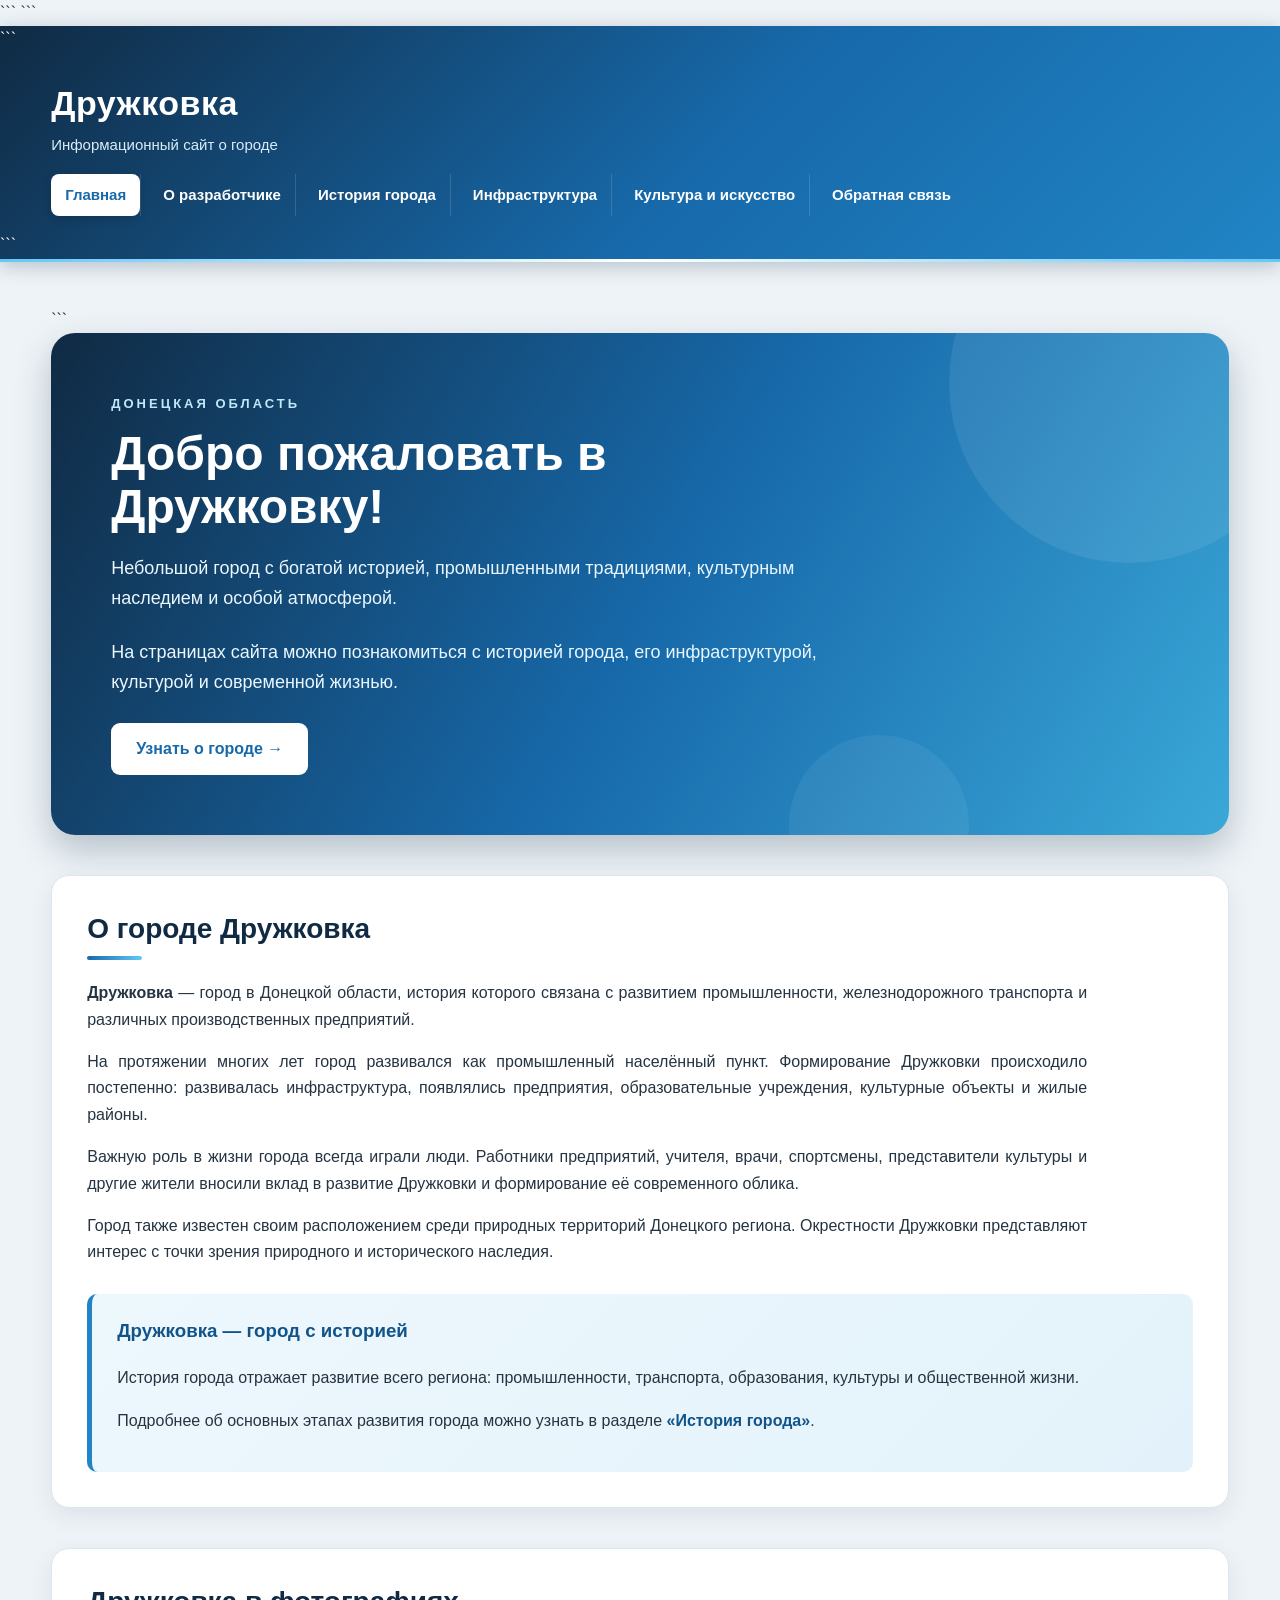
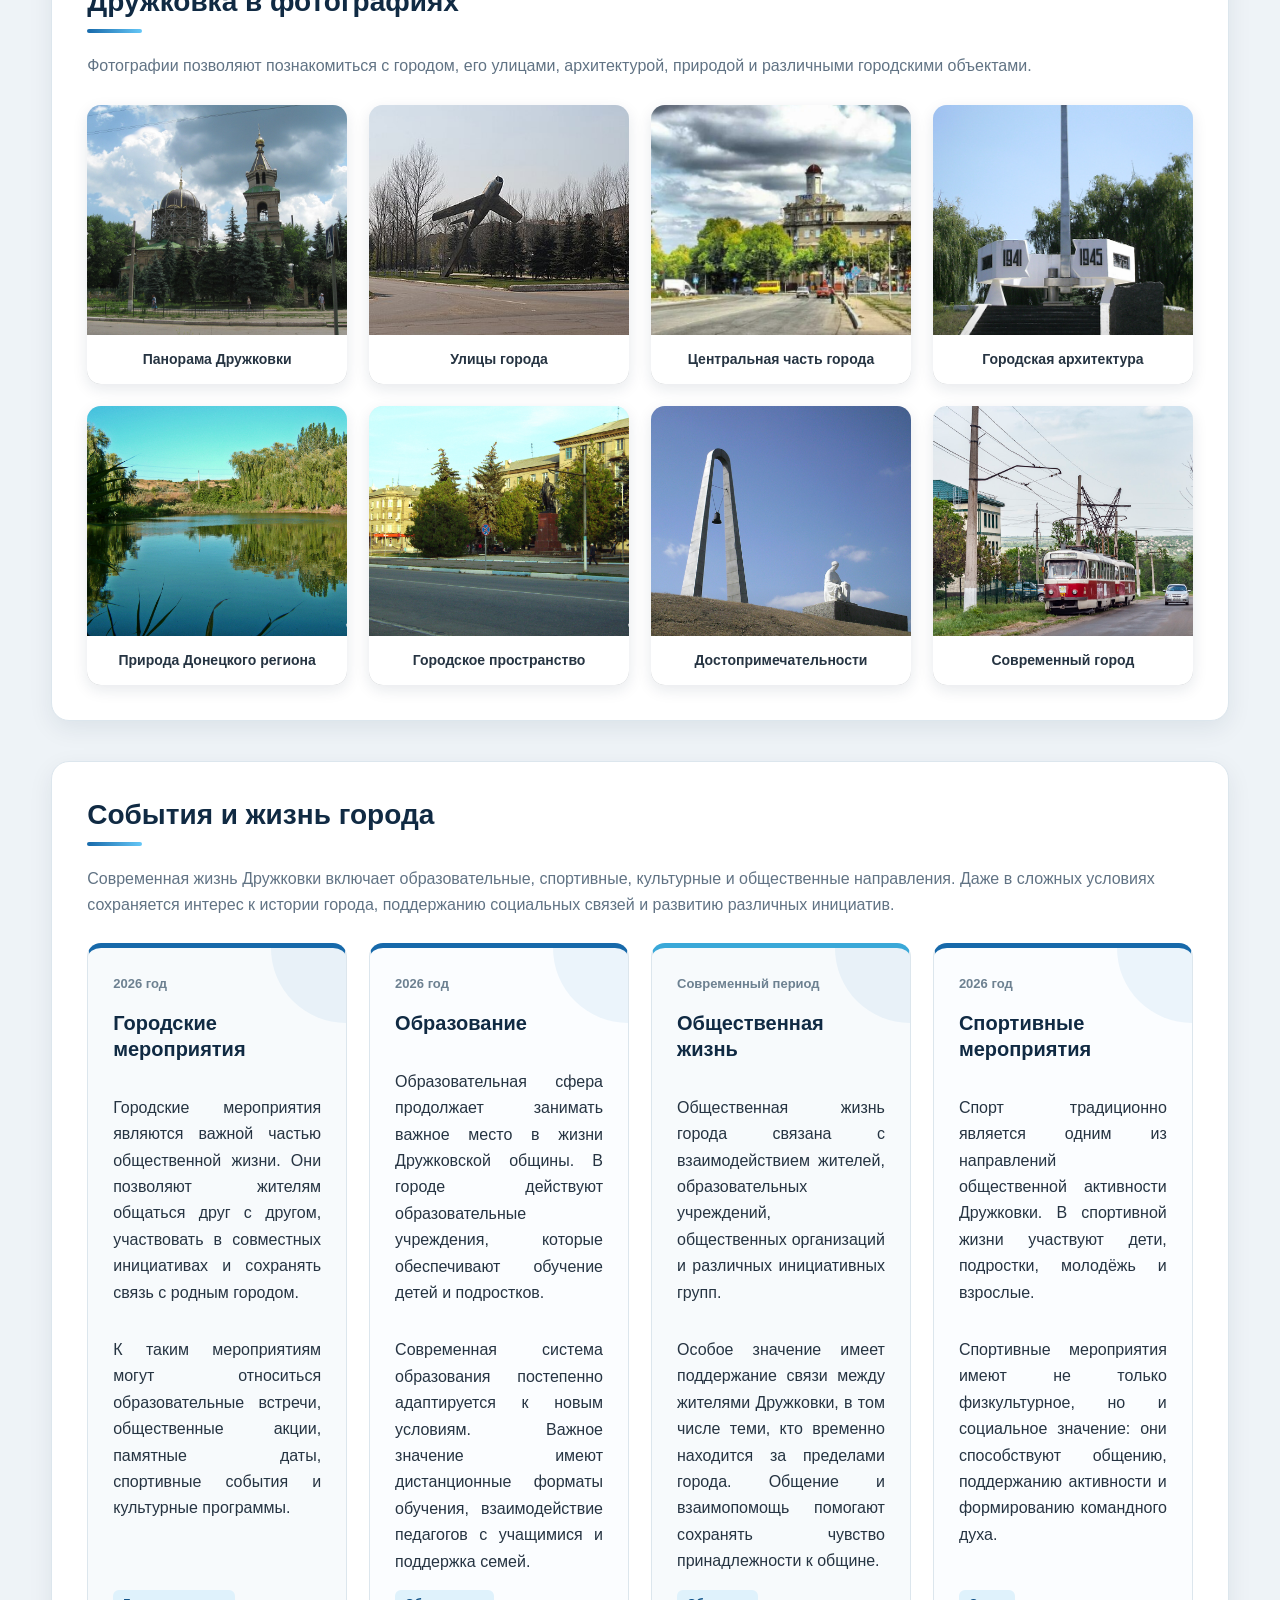
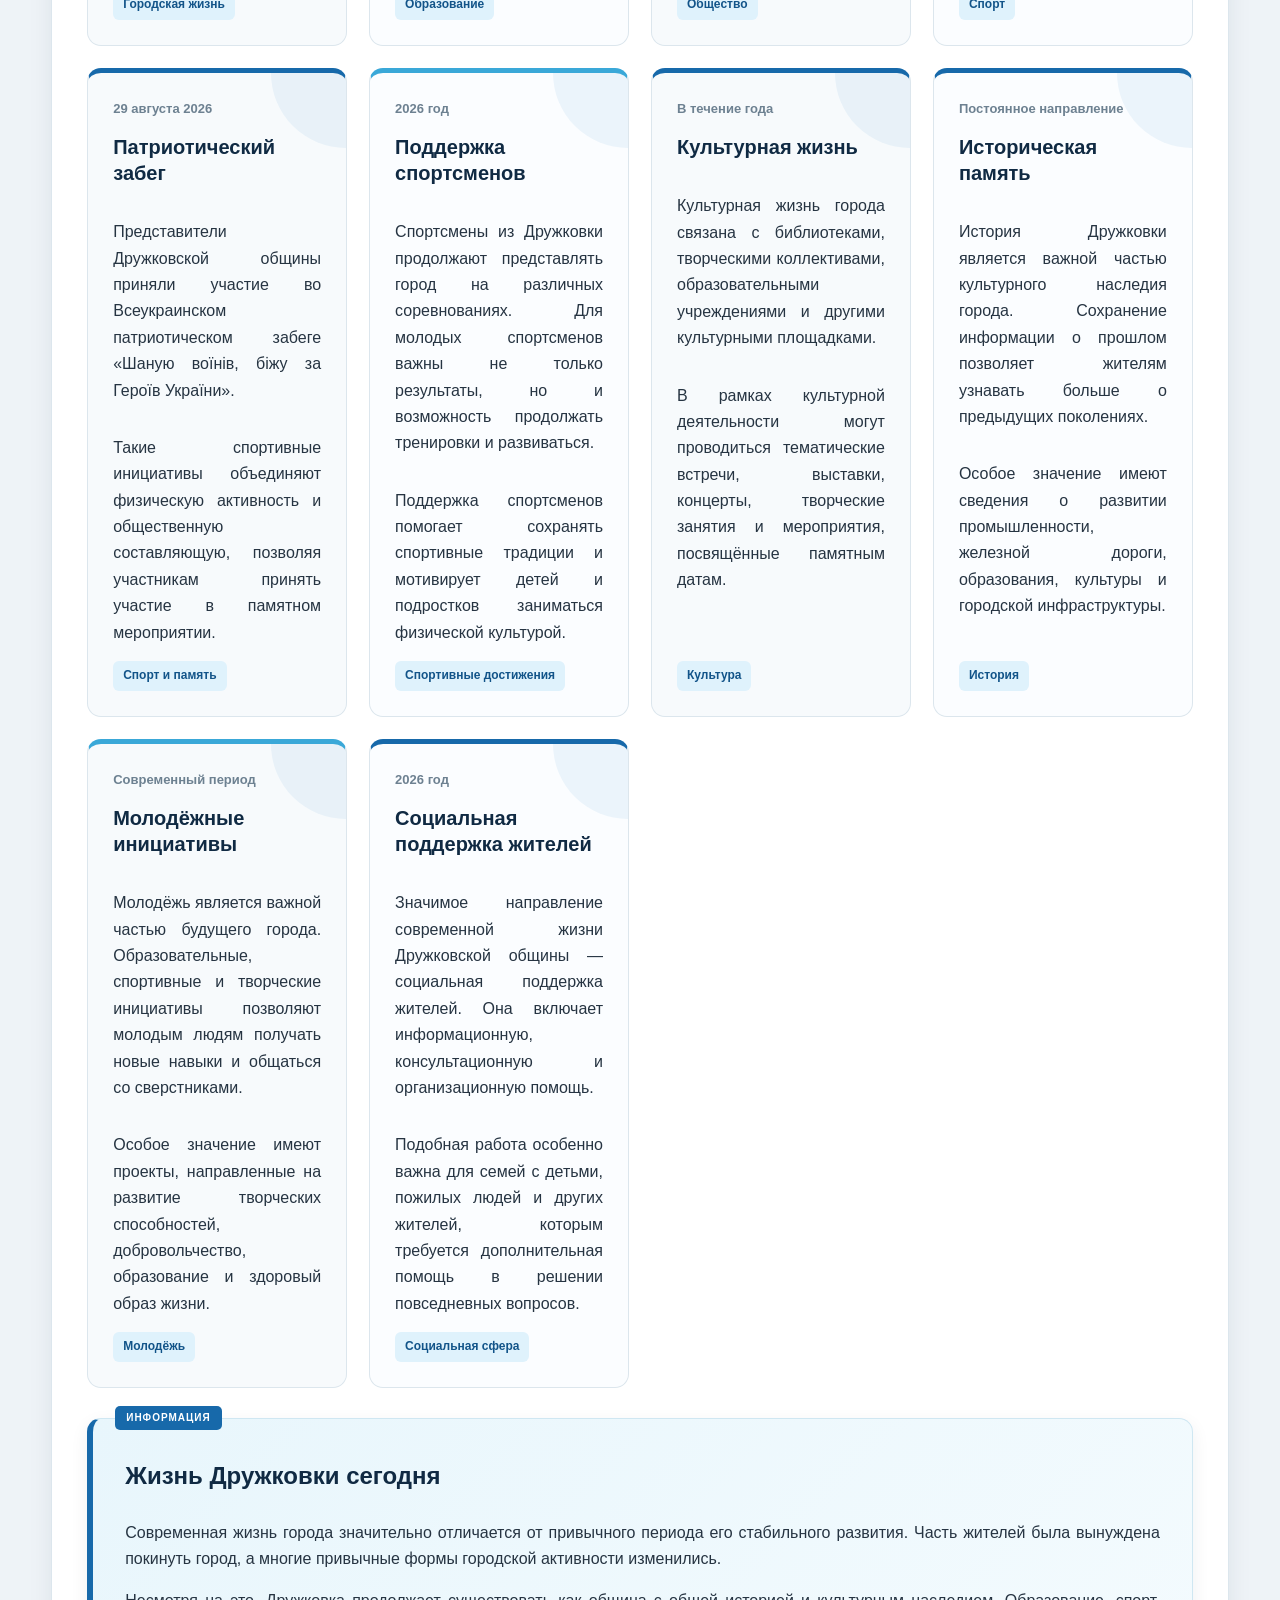
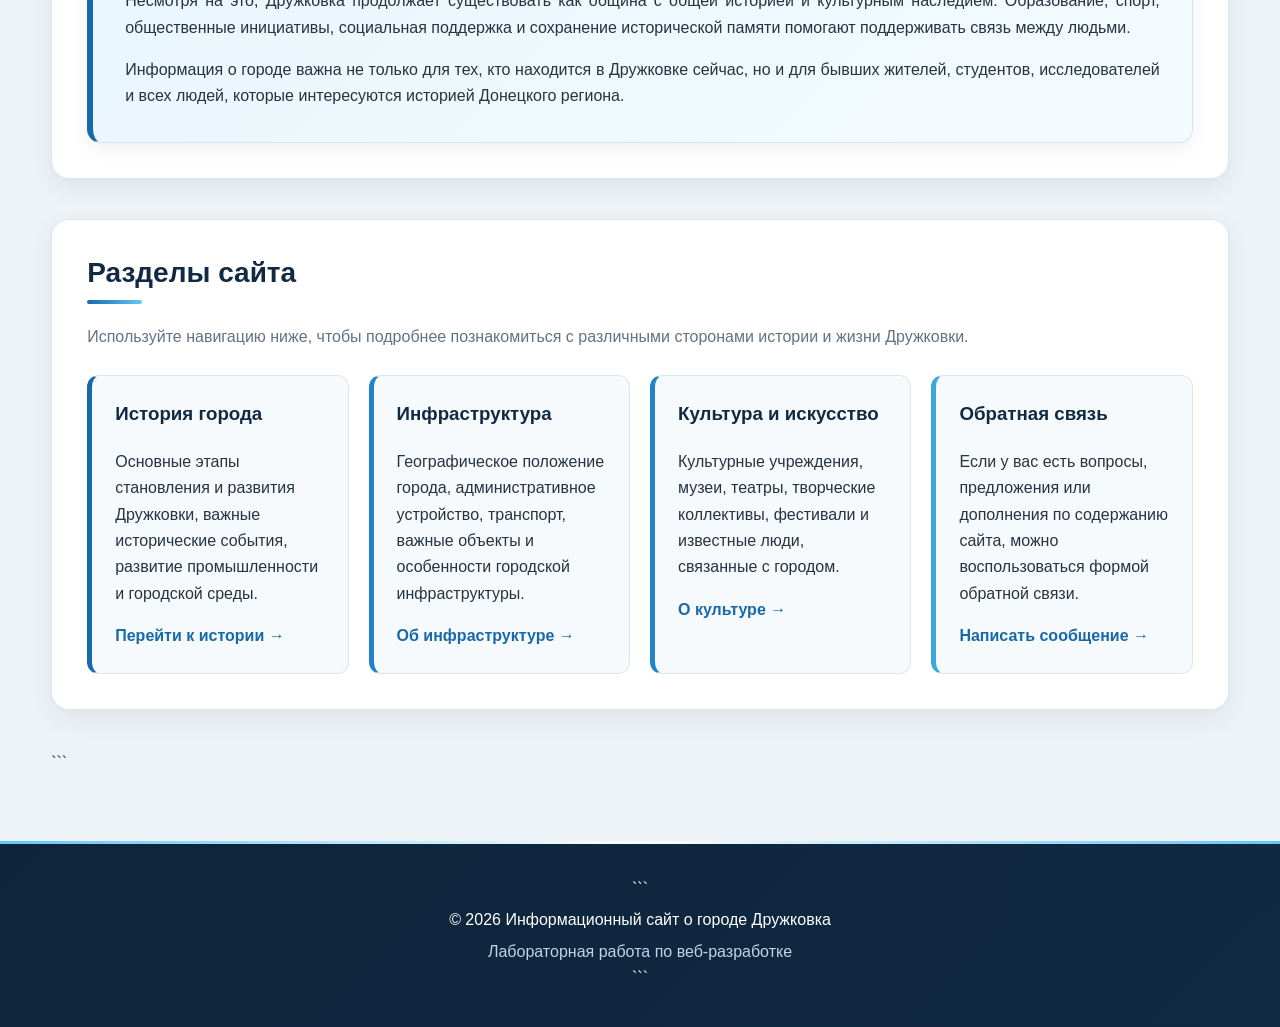
<file: index.html>
<!DOCTYPE html>

<html lang="ru">

<head>

    ```
    <meta charset="UTF-8">

    <meta name="viewport"
          content="width=device-width, initial-scale=1.0">

    <meta name="description"
          content="Информационный сайт о городе Дружковка: история, культура, инфраструктура и современная жизнь города.">

    <meta name="keywords"
          content="Дружковка, город, Донецкая область, история Дружковки, культура, инфраструктура">

    <title>Дружковка — Главная</title>

    <link rel="stylesheet" href="css/style.css">
    ```

</head>

<body>

<!-- =====================================================
     ШАПКА САЙТА
     ===================================================== -->

<header class="site-header">

    ```
    <div class="container">

        <h1>Дружковка</h1>

        <p class="subtitle">
            Информационный сайт о городе
        </p>


        <nav class="main-nav" aria-label="Основная навигация">

            <ul>

                <li>
                    <a href="index.html" class="active">
                        Главная
                    </a>
                </li>

                <li>
                    <a href="developer.html">
                        О разработчике
                    </a>
                </li>

                <li>
                    <a href="history.html">
                        История города
                    </a>
                </li>

                <li>
                    <a href="infrastructure.html">
                        Инфраструктура
                    </a>
                </li>

                <li>
                    <a href="culture.html">
                        Культура и искусство
                    </a>
                </li>

                <li>
                    <a href="feedback.html">
                        Обратная связь
                    </a>
                </li>

            </ul>

        </nav>

    </div>
    ```

</header>

<!-- =====================================================
     ОСНОВНОЕ СОДЕРЖАНИЕ
     ===================================================== -->

<main class="container">

    ```
    <!-- =================================================
         ГЛАВНЫЙ БАННЕР
         ================================================= -->

    <section class="hero-section">

        <div class="hero-content">

            <p class="hero-label">
                Донецкая область
            </p>

            <h2>
                Добро пожаловать в Дружковку!
            </h2>

            <p>
                Небольшой город с богатой историей,
                промышленными традициями, культурным
                наследием и особой атмосферой.
            </p>

            <p>
                На страницах сайта можно познакомиться
                с историей города, его инфраструктурой,
                культурой и современной жизнью.
            </p>

            <a href="#about-city" class="hero-button">
                Узнать о городе
            </a>

        </div>

    </section>



    <!-- =================================================
         ОБЩАЯ ИНФОРМАЦИЯ
         ================================================= -->

    <section id="about-city" class="city-description">

        <h2>О городе Дружковка</h2>

        <p>
            <strong>Дружковка</strong> — город в Донецкой области,
            история которого связана с развитием промышленности,
            железнодорожного транспорта и различных производственных
            предприятий.
        </p>

        <p>
            На протяжении многих лет город развивался как
            промышленный населённый пункт. Формирование
            Дружковки происходило постепенно: развивалась
            инфраструктура, появлялись предприятия,
            образовательные учреждения, культурные объекты
            и жилые районы.
        </p>

        <p>
            Важную роль в жизни города всегда играли люди.
            Работники предприятий, учителя, врачи, спортсмены,
            представители культуры и другие жители вносили
            вклад в развитие Дружковки и формирование её
            современного облика.
        </p>

        <p>
            Город также известен своим расположением среди
            природных территорий Донецкого региона. Окрестности
            Дружковки представляют интерес с точки зрения
            природного и исторического наследия.
        </p>


        <aside class="city-fact">

            <h3>
                Дружковка — город с историей
            </h3>

            <p>
                История города отражает развитие всего региона:
                промышленности, транспорта, образования,
                культуры и общественной жизни.
            </p>

            <p>
                Подробнее об основных этапах развития города
                можно узнать в разделе
                <a href="history.html">«История города»</a>.
            </p>

        </aside>

    </section>



    <!-- =================================================
         ФОТОГАЛЕРЕЯ
         ================================================= -->

    <section class="gallery-section">

        <h2>
            Дружковка в фотографиях
        </h2>

        <p class="section-description">
            Фотографии позволяют познакомиться с городом,
            его улицами, архитектурой, природой и различными
            городскими объектами.
        </p>


        <div class="city-gallery">


            <figure class="city-photo">

                <img src="images/druzhkivka-1.jpg"
                     alt="Панорама города Дружковка"
                     loading="lazy">

                <figcaption>
                    Панорама Дружковки
                </figcaption>

            </figure>



            <figure class="city-photo">

                <img src="images/druzhkivka-2.jpg"
                     alt="Улица города Дружковка"
                     loading="lazy">

                <figcaption>
                    Улицы города
                </figcaption>

            </figure>



            <figure class="city-photo">

                <img src="images/druzhkivka-3.jpg"
                     alt="Центральная часть Дружковки"
                     loading="lazy">

                <figcaption>
                    Центральная часть города
                </figcaption>

            </figure>



            <figure class="city-photo">

                <img src="images/druzhkivka-4.jpg"
                     alt="Архитектура Дружковки"
                     loading="lazy">

                <figcaption>
                    Городская архитектура
                </figcaption>

            </figure>



            <figure class="city-photo">

                <img src="images/druzhkivka-5.jpg"
                     alt="Природа возле Дружковки"
                     loading="lazy">

                <figcaption>
                    Природа Донецкого региона
                </figcaption>

            </figure>



            <figure class="city-photo">

                <img src="images/druzhkivka-6.jpg"
                     alt="Городское пространство Дружковки"
                     loading="lazy">

                <figcaption>
                    Городское пространство
                </figcaption>

            </figure>



            <figure class="city-photo">

                <img src="images/druzhkivka-7.jpg"
                     alt="Достопримечательность Дружковки"
                     loading="lazy">

                <figcaption>
                    Достопримечательности
                </figcaption>

            </figure>



            <figure class="city-photo">

                <img src="images/druzhkivka-8.jpg"
                     alt="Современная Дружковка"
                     loading="lazy">

                <figcaption>
                    Современный город
                </figcaption>

            </figure>


        </div>

    </section>



    <!-- =================================================
         СОБЫТИЯ И ЖИЗНЬ ГОРОДА
         ================================================= -->

    <section class="events-section">

        <h2>
            События и жизнь города
        </h2>

        <p class="section-description">

            Современная жизнь Дружковки включает образовательные,
            спортивные, культурные и общественные направления.
            Даже в сложных условиях сохраняется интерес к истории
            города, поддержанию социальных связей и развитию
            различных инициатив.

        </p>



        <div class="events-grid">


            <!-- 1. ГОРОДСКИЕ МЕРОПРИЯТИЯ -->

            <article class="event-card">

                <header>

                    <p class="event-date">
                        <time datetime="2026">
                            2026 год
                        </time>
                    </p>

                    <h3>
                        Городские мероприятия
                    </h3>

                </header>

                <p>
                    Городские мероприятия являются важной частью
                    общественной жизни. Они позволяют жителям
                    общаться друг с другом, участвовать в совместных
                    инициативах и сохранять связь с родным городом.
                </p>

                <p>
                    К таким мероприятиям могут относиться
                    образовательные встречи, общественные акции,
                    памятные даты, спортивные события и культурные
                    программы.
                </p>

                <mark>
                    Городская жизнь
                </mark>

            </article>



            <!-- 2. ОБРАЗОВАНИЕ -->

            <article class="event-card">

                <header>

                    <p class="event-date">
                        <time datetime="2026">
                            2026 год
                        </time>
                    </p>

                    <h3>
                        Образование
                    </h3>

                </header>

                <p>
                    Образовательная сфера продолжает занимать
                    важное место в жизни Дружковской общины.
                    В городе действуют образовательные учреждения,
                    которые обеспечивают обучение детей и
                    подростков.
                </p>

                <p>
                    Современная система образования постепенно
                    адаптируется к новым условиям. Важное значение
                    имеют дистанционные форматы обучения,
                    взаимодействие педагогов с учащимися
                    и поддержка семей.
                </p>

                <mark>
                    Образование
                </mark>

            </article>



            <!-- 3. ОБЩЕСТВЕННАЯ ЖИЗНЬ -->

            <article class="event-card">

                <header>

                    <p class="event-date">
                        <time datetime="2026">
                            Современный период
                        </time>
                    </p>

                    <h3>
                        Общественная жизнь
                    </h3>

                </header>

                <p>
                    Общественная жизнь города связана с
                    взаимодействием жителей, образовательных
                    учреждений, общественных организаций
                    и различных инициативных групп.
                </p>

                <p>
                    Особое значение имеет поддержание связи
                    между жителями Дружковки, в том числе теми,
                    кто временно находится за пределами города.
                    Общение и взаимопомощь помогают сохранять
                    чувство принадлежности к общине.
                </p>

                <mark>
                    Общество
                </mark>

            </article>



            <!-- 4. СПОРТИВНЫЕ МЕРОПРИЯТИЯ -->

            <article class="event-card">

                <header>

                    <p class="event-date">
                        <time datetime="2026">
                            2026 год
                        </time>
                    </p>

                    <h3>
                        Спортивные мероприятия
                    </h3>

                </header>

                <p>
                    Спорт традиционно является одним из
                    направлений общественной активности
                    Дружковки. В спортивной жизни участвуют
                    дети, подростки, молодёжь и взрослые.
                </p>

                <p>
                    Спортивные мероприятия имеют не только
                    физкультурное, но и социальное значение:
                    они способствуют общению, поддержанию
                    активности и формированию командного духа.
                </p>

                <mark>
                    Спорт
                </mark>

            </article>



            <!-- 5. ПАТРИОТИЧЕСКИЙ ЗАБЕГ -->

            <article class="event-card">

                <header>

                    <p class="event-date">
                        <time datetime="2026-08-29">
                            29 августа 2026
                        </time>
                    </p>

                    <h3>
                        Патриотический забег
                    </h3>

                </header>

                <p>
                    Представители Дружковской общины приняли
                    участие во Всеукраинском патриотическом
                    забеге «Шаную воїнів, біжу за Героїв України».
                </p>

                <p>
                    Такие спортивные инициативы объединяют
                    физическую активность и общественную
                    составляющую, позволяя участникам принять
                    участие в памятном мероприятии.
                </p>

                <mark>
                    Спорт и память
                </mark>

            </article>



            <!-- 6. ПОДДЕРЖКА СПОРТСМЕНОВ -->

            <article class="event-card">

                <header>

                    <p class="event-date">
                        <time datetime="2026">
                            2026 год
                        </time>
                    </p>

                    <h3>
                        Поддержка спортсменов
                    </h3>

                </header>

                <p>
                    Спортсмены из Дружковки продолжают
                    представлять город на различных соревнованиях.
                    Для молодых спортсменов важны не только
                    результаты, но и возможность продолжать
                    тренировки и развиваться.
                </p>

                <p>
                    Поддержка спортсменов помогает сохранять
                    спортивные традиции и мотивирует детей
                    и подростков заниматься физической культурой.
                </p>

                <mark>
                    Спортивные достижения
                </mark>

            </article>



            <!-- 7. КУЛЬТУРНАЯ ЖИЗНЬ -->

            <article class="event-card">

                <header>

                    <p class="event-date">
                        <time datetime="2026">
                            В течение года
                        </time>
                    </p>

                    <h3>
                        Культурная жизнь
                    </h3>

                </header>

                <p>
                    Культурная жизнь города связана с библиотеками,
                    творческими коллективами, образовательными
                    учреждениями и другими культурными площадками.
                </p>

                <p>
                    В рамках культурной деятельности могут
                    проводиться тематические встречи, выставки,
                    концерты, творческие занятия и мероприятия,
                    посвящённые памятным датам.
                </p>

                <mark>
                    Культура
                </mark>

            </article>



            <!-- 8. ИСТОРИЧЕСКАЯ ПАМЯТЬ -->

            <article class="event-card">

                <header>

                    <p class="event-date">
                        <time datetime="2026">
                            Постоянное направление
                        </time>
                    </p>

                    <h3>
                        Историческая память
                    </h3>

                </header>

                <p>
                    История Дружковки является важной частью
                    культурного наследия города. Сохранение
                    информации о прошлом позволяет жителям
                    узнавать больше о предыдущих поколениях.
                </p>

                <p>
                    Особое значение имеют сведения о развитии
                    промышленности, железной дороги, образования,
                    культуры и городской инфраструктуры.
                </p>

                <mark>
                    История
                </mark>

            </article>



            <!-- 9. МОЛОДЁЖНЫЕ ИНИЦИАТИВЫ -->

            <article class="event-card">

                <header>

                    <p class="event-date">
                        <time datetime="2026">
                            Современный период
                        </time>
                    </p>

                    <h3>
                        Молодёжные инициативы
                    </h3>

                </header>

                <p>
                    Молодёжь является важной частью будущего
                    города. Образовательные, спортивные и
                    творческие инициативы позволяют молодым
                    людям получать новые навыки и общаться
                    со сверстниками.
                </p>

                <p>
                    Особое значение имеют проекты, направленные
                    на развитие творческих способностей,
                    добровольчество, образование и здоровый
                    образ жизни.
                </p>

                <mark>
                    Молодёжь
                </mark>

            </article>



            <!-- 10. СОЦИАЛЬНАЯ ПОДДЕРЖКА -->

            <article class="event-card">

                <header>

                    <p class="event-date">
                        <time datetime="2026">
                            2026 год
                        </time>
                    </p>

                    <h3>
                        Социальная поддержка жителей
                    </h3>

                </header>

                <p>
                    Значимое направление современной жизни
                    Дружковской общины — социальная поддержка
                    жителей. Она включает информационную,
                    консультационную и организационную помощь.
                </p>

                <p>
                    Подобная работа особенно важна для семей
                    с детьми, пожилых людей и других жителей,
                    которым требуется дополнительная помощь
                    в решении повседневных вопросов.
                </p>

                <mark>
                    Социальная сфера
                </mark>

            </article>


        </div>



        <!-- =============================================
             ИТОГОВЫЙ БЛОК
             ============================================= -->

        <aside class="events-summary">

            <h3>
                Жизнь Дружковки сегодня
            </h3>

            <p>
                Современная жизнь города значительно отличается
                от привычного периода его стабильного развития.
                Часть жителей была вынуждена покинуть город,
                а многие привычные формы городской активности
                изменились.
            </p>

            <p>
                Несмотря на это, Дружковка продолжает существовать
                как община с общей историей и культурным наследием.
                Образование, спорт, общественные инициативы,
                социальная поддержка и сохранение исторической
                памяти помогают поддерживать связь между людьми.
            </p>

            <p>
                Информация о городе важна не только для тех,
                кто находится в Дружковке сейчас, но и для бывших
                жителей, студентов, исследователей и всех людей,
                которые интересуются историей Донецкого региона.
            </p>

        </aside>

    </section>



    <!-- =================================================
         РАЗДЕЛЫ САЙТА
         ================================================= -->

    <section class="site-overview">

        <h2>
            Разделы сайта
        </h2>

        <p class="section-description">
            Используйте навигацию ниже, чтобы подробнее
            познакомиться с различными сторонами истории
            и жизни Дружковки.
        </p>


        <div class="overview-grid">


            <article>

                <h3>
                    История города
                </h3>

                <p>
                    Основные этапы становления и развития
                    Дружковки, важные исторические события,
                    развитие промышленности и городской среды.
                </p>

                <a href="history.html">
                    Перейти к истории →
                </a>

            </article>



            <article>

                <h3>
                    Инфраструктура
                </h3>

                <p>
                    Географическое положение города,
                    административное устройство, транспорт,
                    важные объекты и особенности городской
                    инфраструктуры.
                </p>

                <a href="infrastructure.html">
                    Об инфраструктуре →
                </a>

            </article>



            <article>

                <h3>
                    Культура и искусство
                </h3>

                <p>
                    Культурные учреждения, музеи, театры,
                    творческие коллективы, фестивали и
                    известные люди, связанные с городом.
                </p>

                <a href="culture.html">
                    О культуре →
                </a>

            </article>



            <article>

                <h3>
                    Обратная связь
                </h3>

                <p>
                    Если у вас есть вопросы, предложения
                    или дополнения по содержанию сайта,
                    можно воспользоваться формой обратной связи.
                </p>

                <a href="feedback.html">
                    Написать сообщение →
                </a>

            </article>


        </div>

    </section>
    ```

</main>

<!-- =====================================================
     ПОДВАЛ
     ===================================================== -->

<footer class="site-footer">

    ```
    <div class="container">

        <p>
            &copy;
            <time datetime="2026">2026</time>
            Информационный сайт о городе Дружковка
        </p>

        <address>
            Лабораторная работа по веб-разработке
        </address>

    </div>
    ```

</footer>

</body>

</html>
</file>
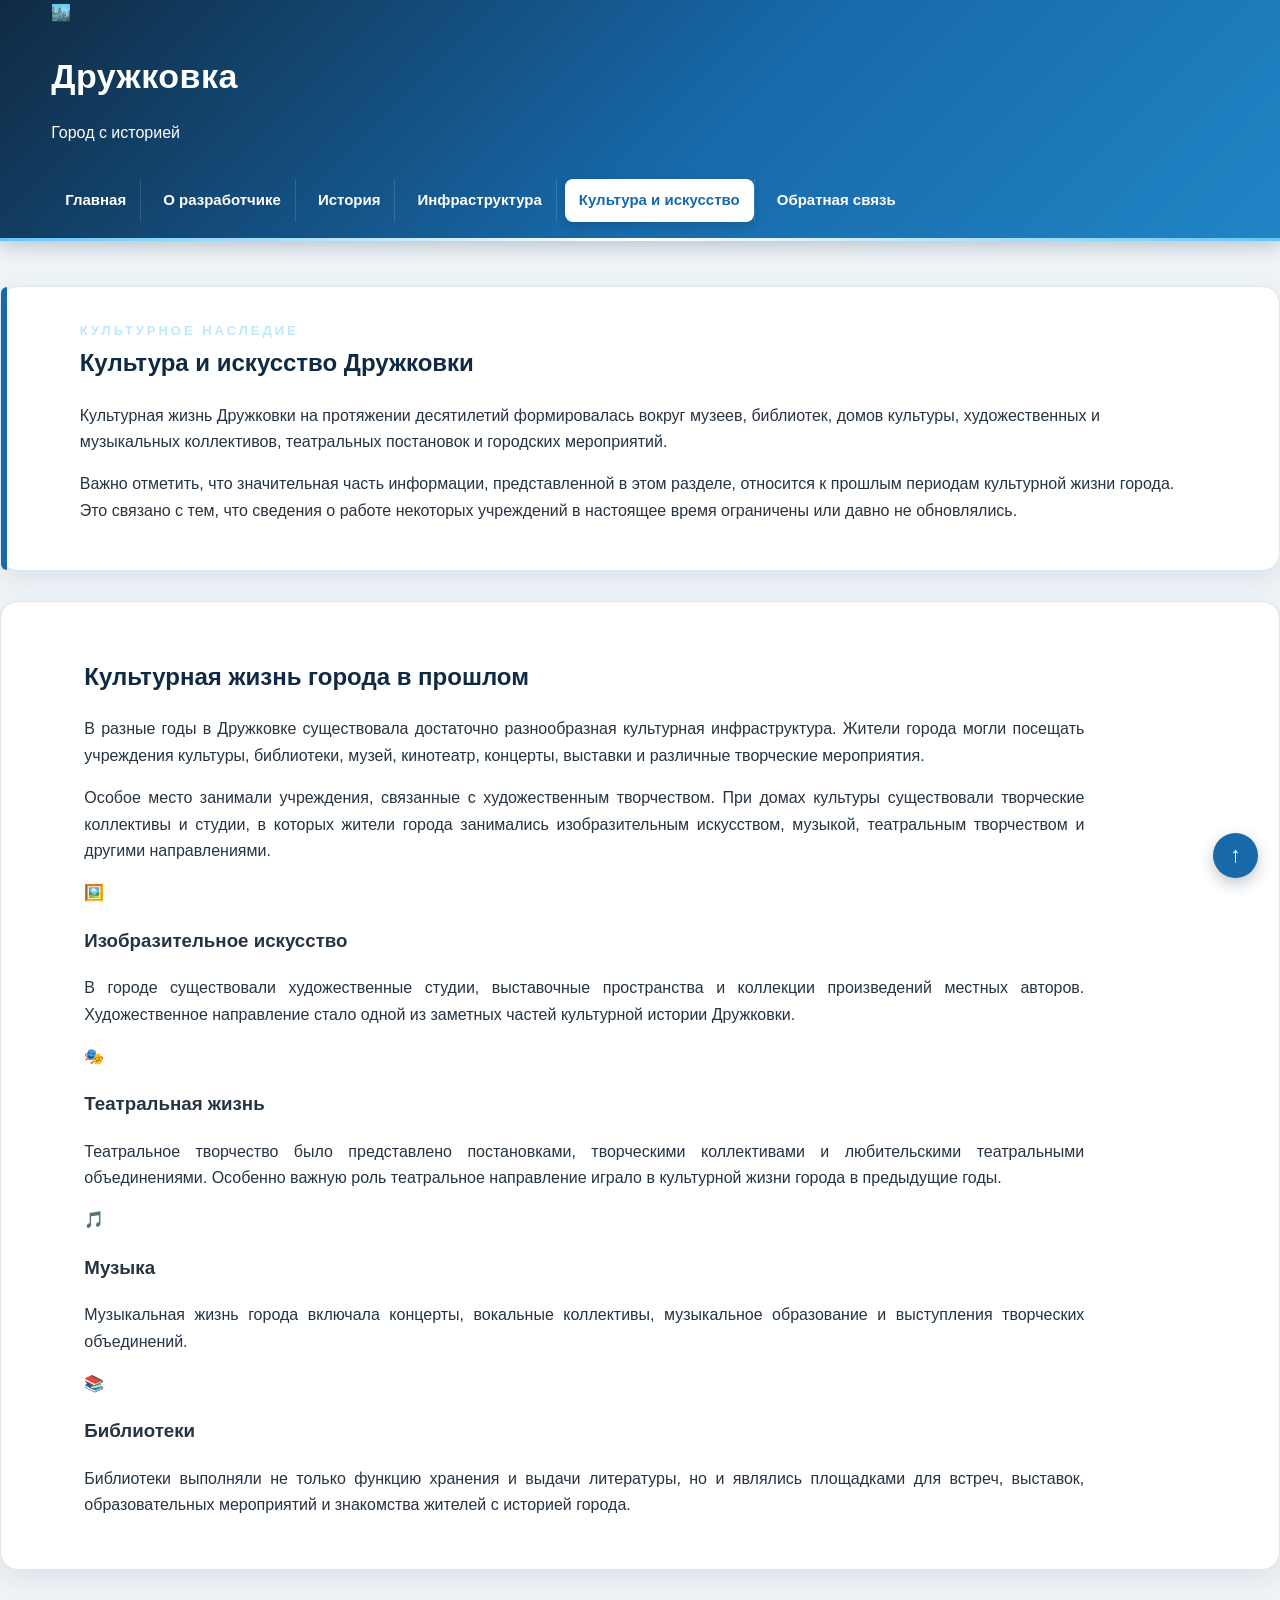
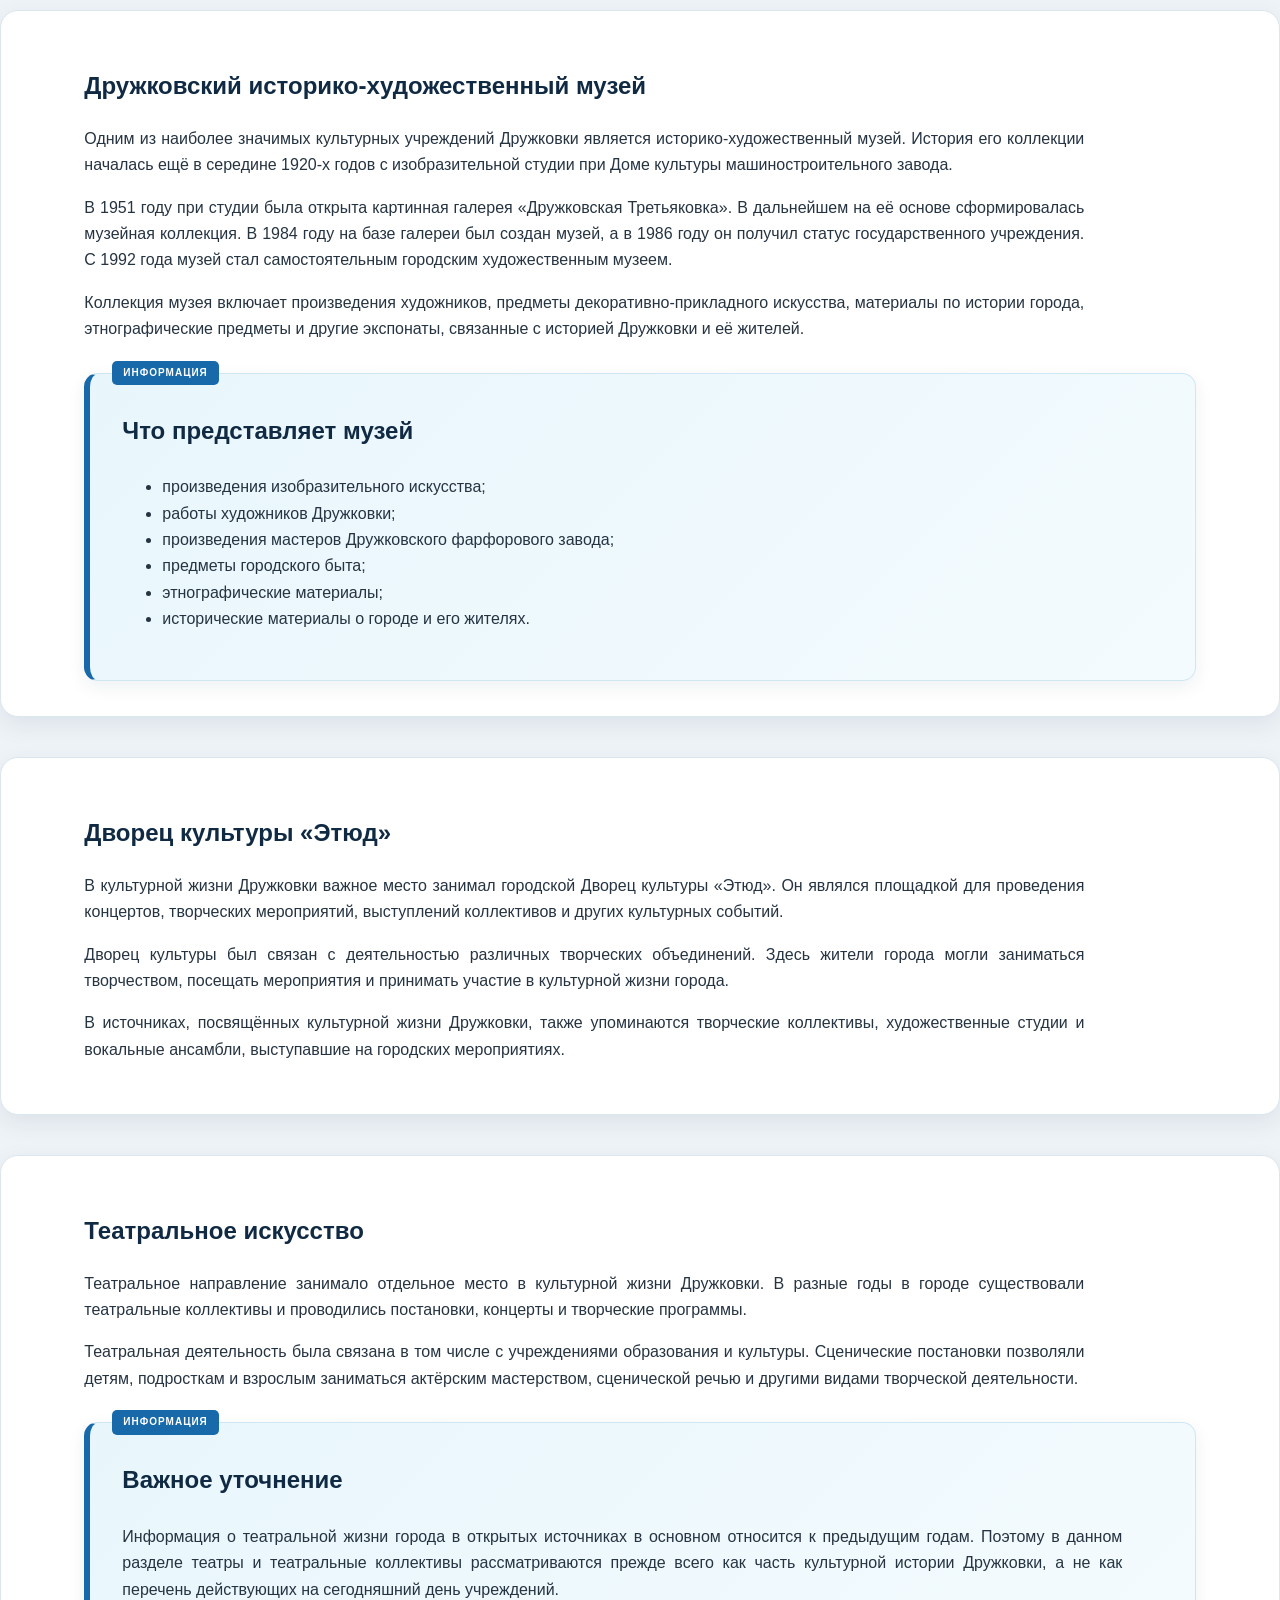
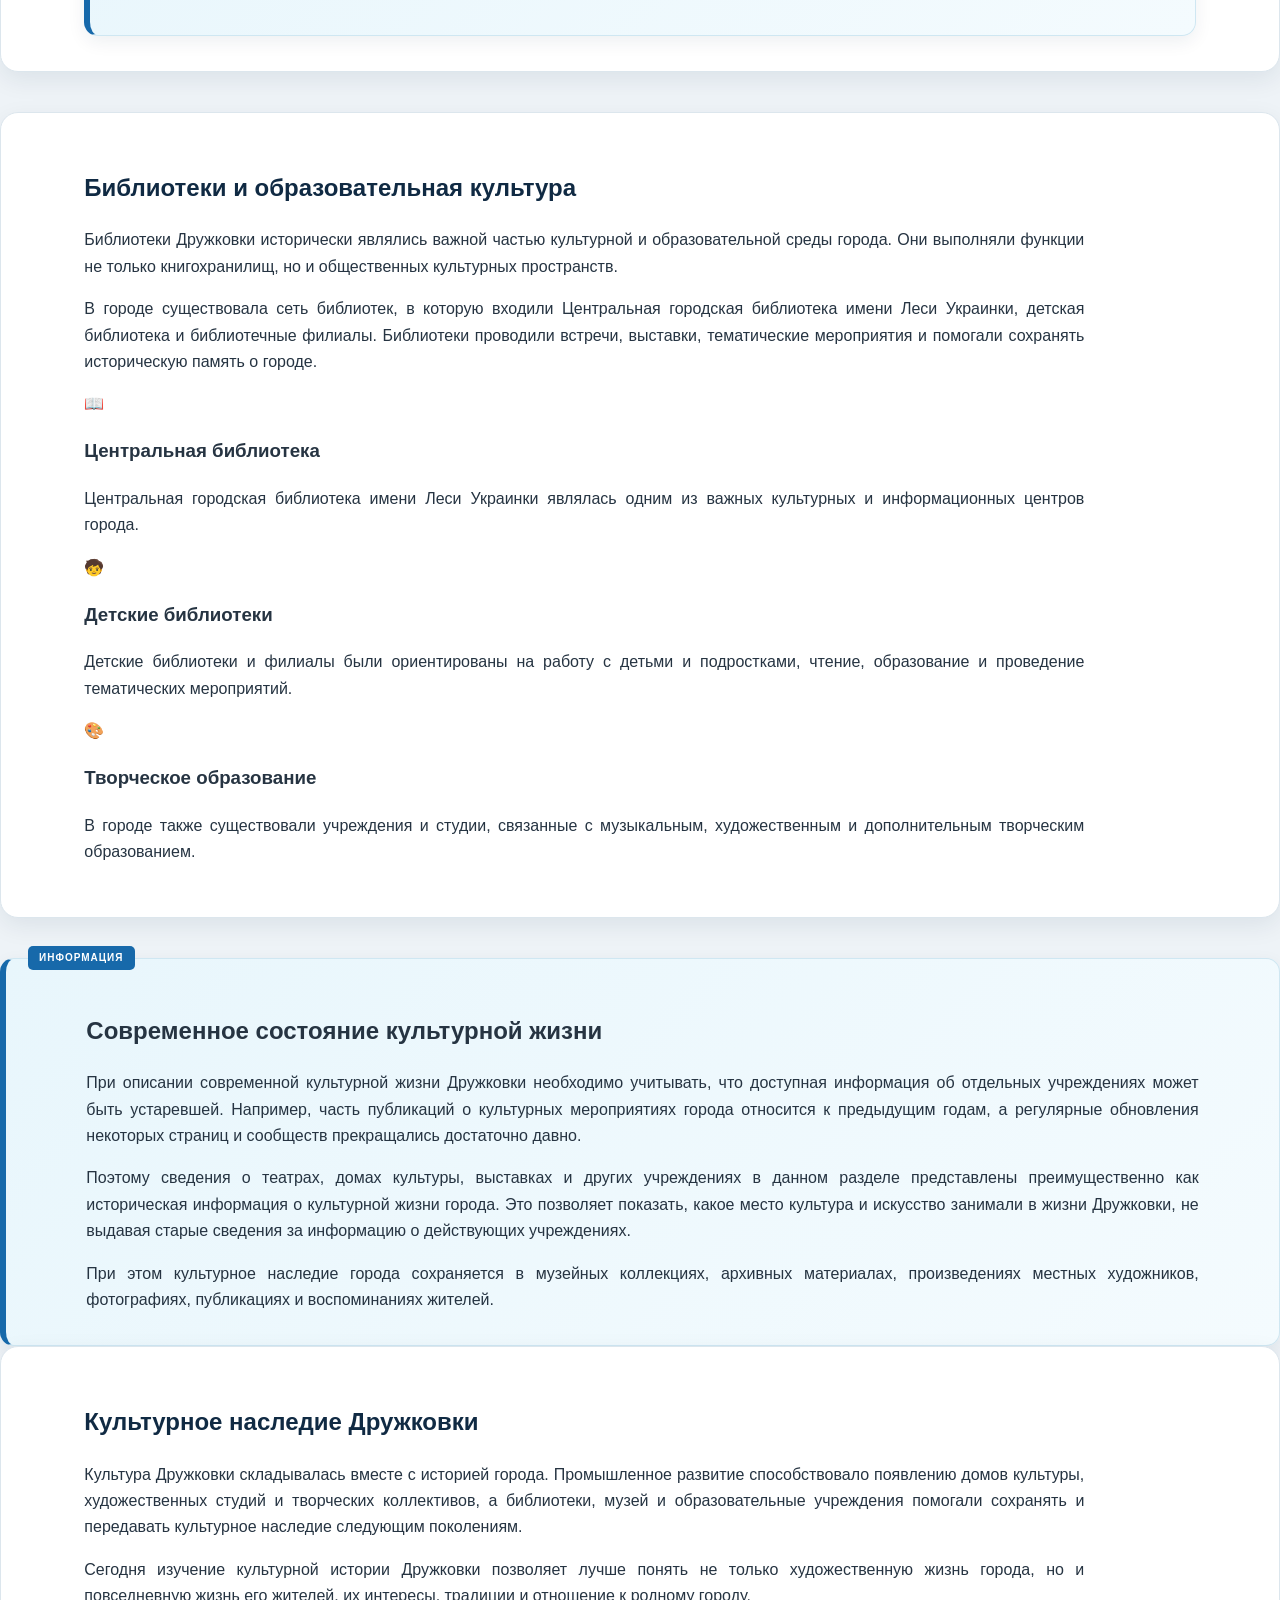
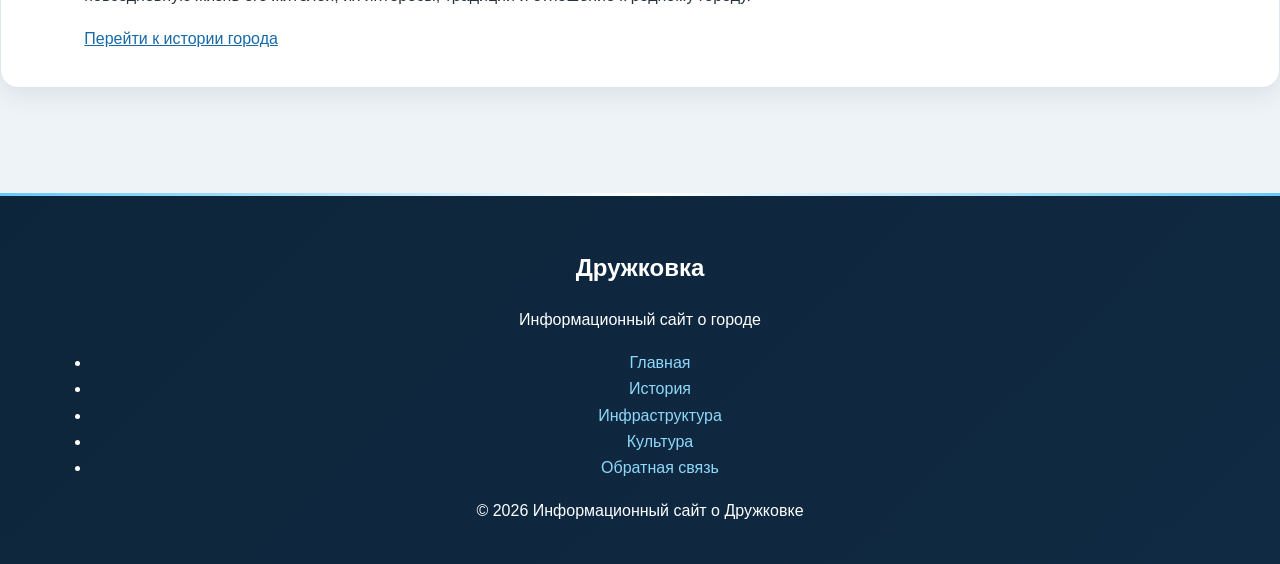
<file: culture.html>
<!DOCTYPE html>
<html lang="ru">
<head>
    <meta charset="UTF-8">
    <meta name="viewport" content="width=device-width, initial-scale=1.0">

    <meta name="description"
          content="Культура и искусство Дружковки: история музея, театральная жизнь, библиотеки, школа искусств, культурные мероприятия и известные деятели.">

    <meta name="keywords"
          content="Дружковка, культура Дружковки, музей, театр, искусство, библиотека, Этюд">

    <title>Культура и искусство | Дружковка</title>

    <link rel="stylesheet" href="css/style.css">
</head>


<body id="top">

<header class="site-header">

    <div class="container">

        <div class="header-content">

            <div class="logo">

                <span class="logo-icon">🏙️</span>

                <div>
                    <h1>Дружковка</h1>
                    <p>Город с историей</p>
                </div>

            </div>


            <nav class="main-nav" aria-label="Основная навигация">

                <ul>

                    <li>
                        <a href="index.html">
                            Главная
                        </a>
                    </li>

                    <li>
                        <a href="developer.html">
                            О разработчике
                        </a>
                    </li>

                    <li>
                        <a href="history.html">
                            История
                        </a>
                    </li>

                    <li>
                        <a href="infrastructure.html">
                            Инфраструктура
                        </a>
                    </li>

                    <li>
                        <a href="culture.html" class="active">
                            Культура и искусство
                        </a>
                    </li>

                    <li>
                        <a href="feedback.html">
                            Обратная связь
                        </a>
                    </li>

                </ul>

            </nav>

        </div>

    </div>

</header>


<main>


    <!-- Вступление -->

    <section class="page-intro">

        <div class="container">

            <span class="hero-label">
                Культурное наследие
            </span>

            <h2>
                Культура и искусство Дружковки
            </h2>

            <p>
                Культурная жизнь Дружковки на протяжении десятилетий
                формировалась вокруг музеев, библиотек, домов культуры,
                художественных и музыкальных коллективов, театральных
                постановок и городских мероприятий.
            </p>

            <p>
                Важно отметить, что значительная часть информации,
                представленной в этом разделе, относится к прошлым
                периодам культурной жизни города. Это связано с тем,
                что сведения о работе некоторых учреждений в настоящее
                время ограничены или давно не обновлялись.
            </p>

        </div>

    </section>


    <!-- Культура прошлого -->

    <section class="city-description">

        <div class="container">

            <h2>
                Культурная жизнь города в прошлом
            </h2>

            <p>
                В разные годы в Дружковке существовала достаточно
                разнообразная культурная инфраструктура. Жители города
                могли посещать учреждения культуры, библиотеки, музей,
                кинотеатр, концерты, выставки и различные творческие
                мероприятия.
            </p>

            <p>
                Особое место занимали учреждения, связанные с
                художественным творчеством. При домах культуры
                существовали творческие коллективы и студии, в которых
                жители города занимались изобразительным искусством,
                музыкой, театральным творчеством и другими направлениями.
            </p>


            <div class="info-grid">


                <article class="info-card">

                    <span class="info-icon">
                        🖼️
                    </span>

                    <h3>
                        Изобразительное искусство
                    </h3>

                    <p>
                        В городе существовали художественные студии,
                        выставочные пространства и коллекции произведений
                        местных авторов. Художественное направление стало
                        одной из заметных частей культурной истории
                        Дружковки.
                    </p>

                </article>


                <article class="info-card">

                    <span class="info-icon">
                        🎭
                    </span>

                    <h3>
                        Театральная жизнь
                    </h3>

                    <p>
                        Театральное творчество было представлено
                        постановками, творческими коллективами и
                        любительскими театральными объединениями.
                        Особенно важную роль театральное направление
                        играло в культурной жизни города в предыдущие
                        годы.
                    </p>

                </article>


                <article class="info-card">

                    <span class="info-icon">
                        🎵
                    </span>

                    <h3>
                        Музыка
                    </h3>

                    <p>
                        Музыкальная жизнь города включала концерты,
                        вокальные коллективы, музыкальное образование
                        и выступления творческих объединений.
                    </p>

                </article>


                <article class="info-card">

                    <span class="info-icon">
                        📚
                    </span>

                    <h3>
                        Библиотеки
                    </h3>

                    <p>
                        Библиотеки выполняли не только функцию хранения
                        и выдачи литературы, но и являлись площадками
                        для встреч, выставок, образовательных мероприятий
                        и знакомства жителей с историей города.
                    </p>

                </article>


            </div>

        </div>

    </section>


    <!-- Историко-художественный музей -->

    <section class="city-description">

        <div class="container">

            <h2>
                Дружковский историко-художественный музей
            </h2>

            <p>
                Одним из наиболее значимых культурных учреждений
                Дружковки является историко-художественный музей.
                История его коллекции началась ещё в середине
                1920-х годов с изобразительной студии при Доме культуры
                машиностроительного завода.
            </p>

            <p>
                В 1951 году при студии была открыта картинная галерея
                «Дружковская Третьяковка». В дальнейшем на её основе
                сформировалась музейная коллекция. В 1984 году на базе
                галереи был создан музей, а в 1986 году он получил
                статус государственного учреждения. С 1992 года музей
                стал самостоятельным городским художественным музеем.
            </p>

            <p>
                Коллекция музея включает произведения художников,
                предметы декоративно-прикладного искусства, материалы
                по истории города, этнографические предметы и другие
                экспонаты, связанные с историей Дружковки и её жителей.
            </p>


            <div class="events-summary">

                <h3>
                    Что представляет музей
                </h3>

                <ul>

                    <li>
                        произведения изобразительного искусства;
                    </li>

                    <li>
                        работы художников Дружковки;
                    </li>

                    <li>
                        произведения мастеров Дружковского фарфорового завода;
                    </li>

                    <li>
                        предметы городского быта;
                    </li>

                    <li>
                        этнографические материалы;
                    </li>

                    <li>
                        исторические материалы о городе и его жителях.
                    </li>

                </ul>

            </div>

        </div>

    </section>


    <!-- Дом культуры -->

    <section class="city-description">

        <div class="container">

            <h2>
                Дворец культуры «Этюд»
            </h2>

            <p>
                В культурной жизни Дружковки важное место занимал
                городской Дворец культуры «Этюд». Он являлся площадкой
                для проведения концертов, творческих мероприятий,
                выступлений коллективов и других культурных событий.
            </p>

            <p>
                Дворец культуры был связан с деятельностью различных
                творческих объединений. Здесь жители города могли
                заниматься творчеством, посещать мероприятия и принимать
                участие в культурной жизни города.
            </p>

            <p>
                В источниках, посвящённых культурной жизни Дружковки,
                также упоминаются творческие коллективы, художественные
                студии и вокальные ансамбли, выступавшие на городских
                мероприятиях.
            </p>

        </div>

    </section>


    <!-- Театральное искусство -->

    <section class="city-description">

        <div class="container">

            <h2>
                Театральное искусство
            </h2>

            <p>
                Театральное направление занимало отдельное место в
                культурной жизни Дружковки. В разные годы в городе
                существовали театральные коллективы и проводились
                постановки, концерты и творческие программы.
            </p>

            <p>
                Театральная деятельность была связана в том числе
                с учреждениями образования и культуры. Сценические
                постановки позволяли детям, подросткам и взрослым
                заниматься актёрским мастерством, сценической речью
                и другими видами творческой деятельности.
            </p>


            <aside class="events-summary">

                <h3>
                    Важное уточнение
                </h3>

                <p>
                    Информация о театральной жизни города в открытых
                    источниках в основном относится к предыдущим годам.
                    Поэтому в данном разделе театры и театральные
                    коллективы рассматриваются прежде всего как часть
                    культурной истории Дружковки, а не как перечень
                    действующих на сегодняшний день учреждений.
                </p>

            </aside>

        </div>

    </section>


    <!-- Библиотеки -->

    <section class="city-description">

        <div class="container">

            <h2>
                Библиотеки и образовательная культура
            </h2>

            <p>
                Библиотеки Дружковки исторически являлись важной частью
                культурной и образовательной среды города. Они выполняли
                функции не только книгохранилищ, но и общественных
                культурных пространств.
            </p>

            <p>
                В городе существовала сеть библиотек, в которую входили
                Центральная городская библиотека имени Леси Украинки,
                детская библиотека и библиотечные филиалы. Библиотеки
                проводили встречи, выставки, тематические мероприятия
                и помогали сохранять историческую память о городе.
            </p>


            <div class="transport-grid">

                <article class="transport-card">

                    <div class="transport-icon">
                        📖
                    </div>

                    <h3>
                        Центральная библиотека
                    </h3>

                    <p>
                        Центральная городская библиотека имени Леси Украинки
                        являлась одним из важных культурных и информационных
                        центров города.
                    </p>

                </article>


                <article class="transport-card">

                    <div class="transport-icon">
                        🧒
                    </div>

                    <h3>
                        Детские библиотеки
                    </h3>

                    <p>
                        Детские библиотеки и филиалы были ориентированы
                        на работу с детьми и подростками, чтение,
                        образование и проведение тематических мероприятий.
                    </p>

                </article>


                <article class="transport-card">

                    <div class="transport-icon">
                        🎨
                    </div>

                    <h3>
                        Творческое образование
                    </h3>

                    <p>
                        В городе также существовали учреждения и студии,
                        связанные с музыкальным, художественным и
                        дополнительным творческим образованием.
                    </p>

                </article>

            </div>

        </div>

    </section>


    <!-- Современное состояние -->

    <section class="events-summary">

        <div class="container">

            <h2>
                Современное состояние культурной жизни
            </h2>

            <p>
                При описании современной культурной жизни Дружковки
                необходимо учитывать, что доступная информация об
                отдельных учреждениях может быть устаревшей. Например,
                часть публикаций о культурных мероприятиях города
                относится к предыдущим годам, а регулярные обновления
                некоторых страниц и сообществ прекращались достаточно
                давно.
            </p>

            <p>
                Поэтому сведения о театрах, домах культуры, выставках
                и других учреждениях в данном разделе представлены
                преимущественно как историческая информация о культурной
                жизни города. Это позволяет показать, какое место
                культура и искусство занимали в жизни Дружковки, не
                выдавая старые сведения за информацию о действующих
                учреждениях.
            </p>

            <p>
                При этом культурное наследие города сохраняется в
                музейных коллекциях, архивных материалах, произведениях
                местных художников, фотографиях, публикациях и воспоминаниях
                жителей.
            </p>

        </div>

    </section>


    <!-- Итог -->

    <section class="city-description">

        <div class="container">

            <h2>
                Культурное наследие Дружковки
            </h2>

            <p>
                Культура Дружковки складывалась вместе с историей города.
                Промышленное развитие способствовало появлению домов
                культуры, художественных студий и творческих коллективов,
                а библиотеки, музей и образовательные учреждения помогали
                сохранять и передавать культурное наследие следующим
                поколениям.
            </p>

            <p>
                Сегодня изучение культурной истории Дружковки позволяет
                лучше понять не только художественную жизнь города,
                но и повседневную жизнь его жителей, их интересы,
                традиции и отношение к родному городу.
            </p>


            <a href="history.html" class="button">
                Перейти к истории города
            </a>

        </div>

    </section>


</main>


<footer class="site-footer">

    <div class="container">

        <div class="footer-content">

            <div>

                <h2>
                    Дружковка
                </h2>

                <p>
                    Информационный сайт о городе
                </p>

            </div>


            <nav aria-label="Навигация в подвале">

                <ul>

                    <li>
                        <a href="index.html">
                            Главная
                        </a>
                    </li>

                    <li>
                        <a href="history.html">
                            История
                        </a>
                    </li>

                    <li>
                        <a href="infrastructure.html">
                            Инфраструктура
                        </a>
                    </li>

                    <li>
                        <a href="culture.html">
                            Культура
                        </a>
                    </li>

                    <li>
                        <a href="feedback.html">
                            Обратная связь
                        </a>
                    </li>

                </ul>

            </nav>

        </div>


        <p class="copyright">
            © 2026 Информационный сайт о Дружковке
        </p>

    </div>

</footer>


<a
        href="#top"
        class="back-to-top"
        aria-label="Вернуться наверх">
</a>


</body>
</html>
</file>
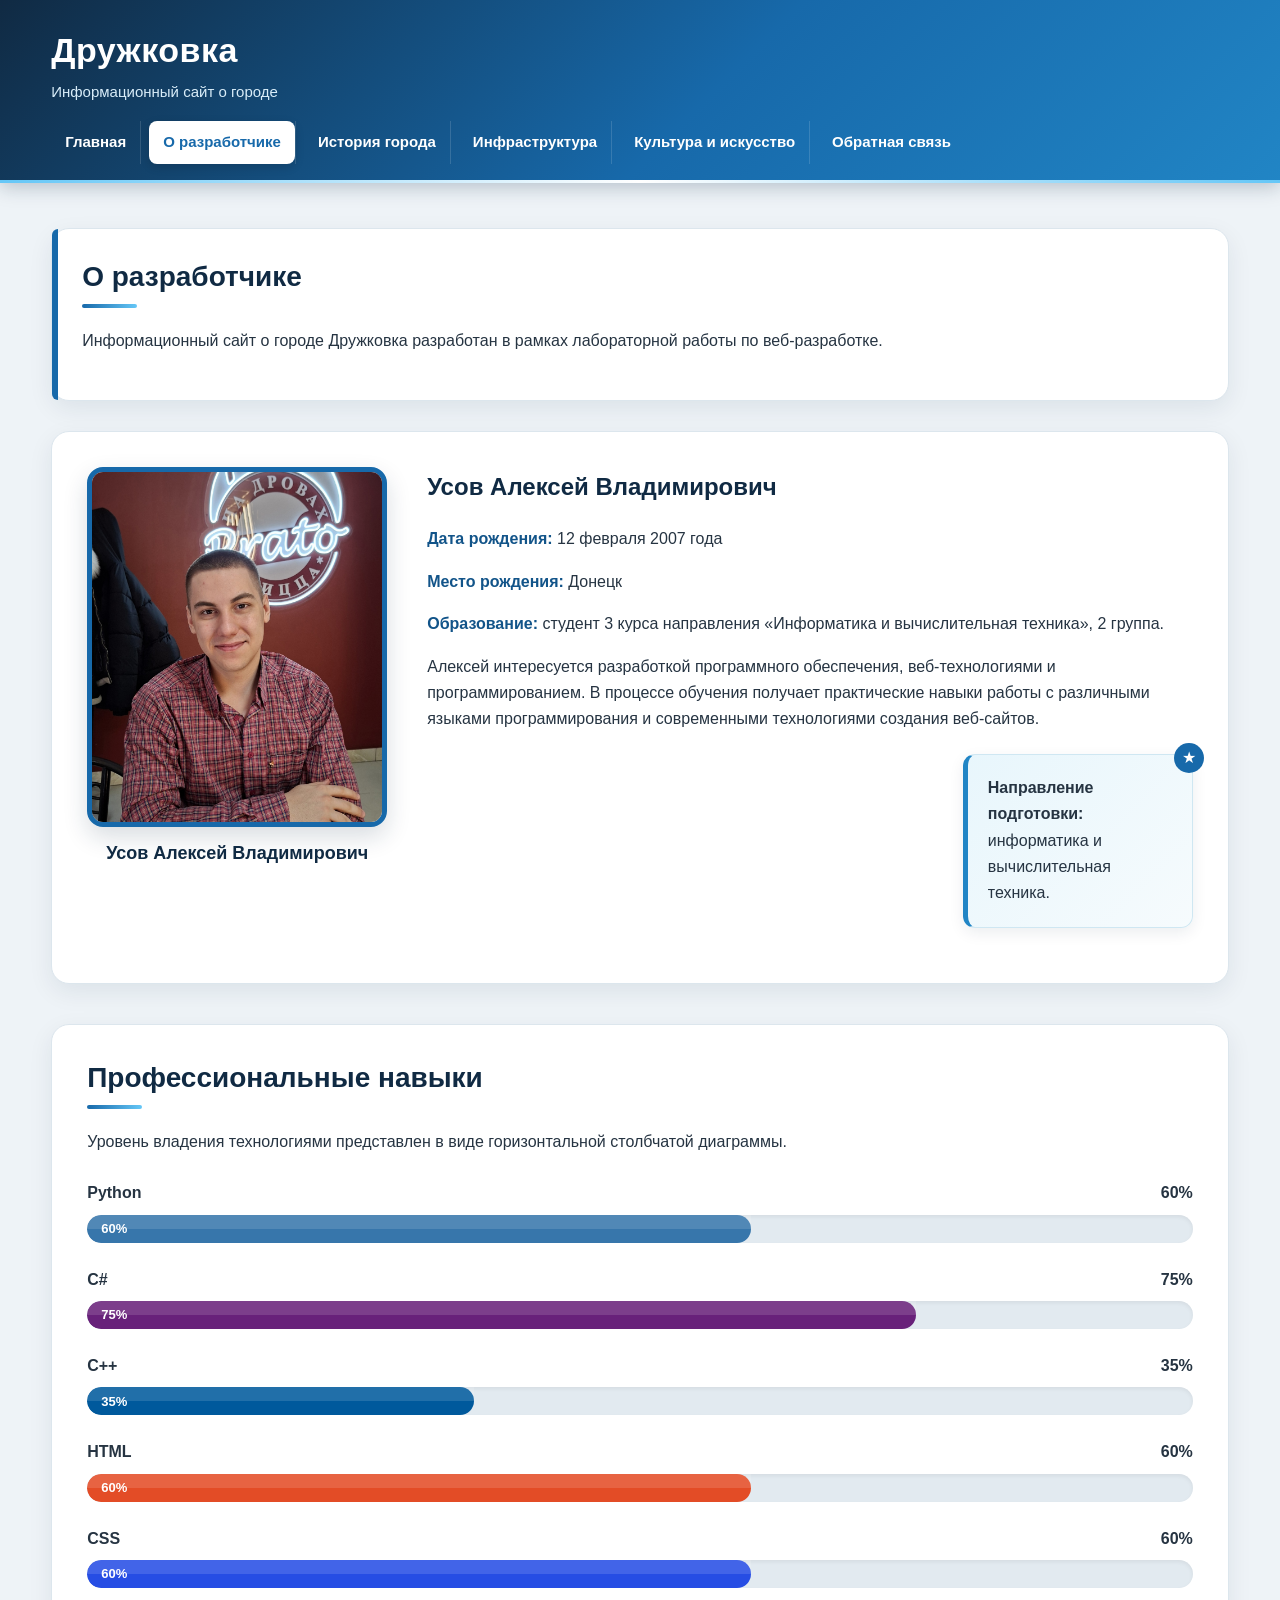
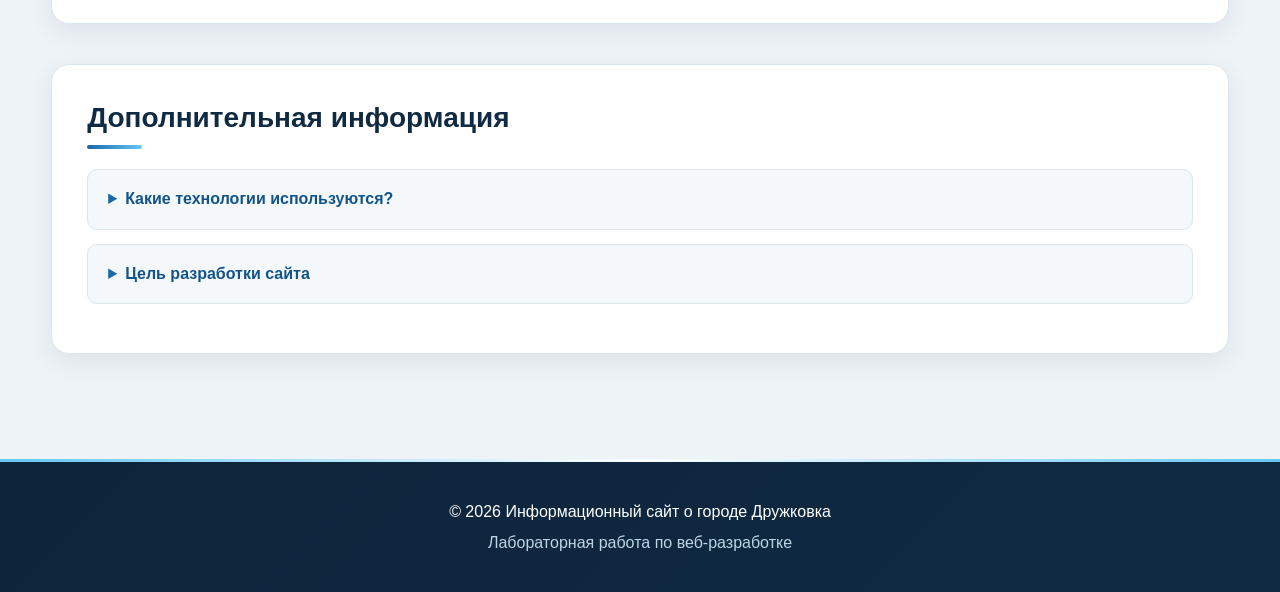
<file: developer.html>
<!DOCTYPE html>
<html lang="ru">
<head>
    <meta charset="UTF-8">
    <meta name="viewport" content="width=device-width, initial-scale=1.0">

    <meta name="description"
          content="Информация о разработчике сайта о городе Дружковка">

    <title>О разработчике — Дружковка</title>

    <link rel="stylesheet" href="css/style.css">
</head>

<body>

<header class="site-header">
    <div class="container">

        <h1>Дружковка</h1>

        <p class="subtitle">
            Информационный сайт о городе
        </p>

        <nav class="main-nav">
            <ul>
                <li><a href="index.html">Главная</a></li>
                <li><a href="developer.html" class="active">О разработчике</a></li>
                <li><a href="history.html">История города</a></li>
                <li><a href="infrastructure.html">Инфраструктура</a></li>
                <li><a href="culture.html">Культура и искусство</a></li>
                <li><a href="feedback.html">Обратная связь</a></li>
            </ul>
        </nav>

    </div>
</header>


<main class="container">

    <section class="page-intro">
        <h2>О разработчике</h2>

        <p>
            Информационный сайт о городе Дружковка разработан
            в рамках лабораторной работы по веб-разработке.
        </p>
    </section>


    <section class="developer-card">

        <figure class="developer-photo">
            <img src="images/developer.jpg"
                 alt="Фотография разработчика">

            <figcaption>
                Усов Алексей Владимирович
            </figcaption>
        </figure>


        <article class="biography">

            <h2>Усов Алексей Владимирович</h2>

            <p>
                <strong>Дата рождения:</strong>
                <time datetime="2007-02-12">12 февраля 2007 года</time>
            </p>

            <p>
                <strong>Место рождения:</strong> Донецк
            </p>

            <p>
                <strong>Образование:</strong>
                студент 3 курса направления
                «Информатика и вычислительная техника»,
                2 группа.
            </p>

            <p>
                Алексей интересуется разработкой программного обеспечения,
                веб-технологиями и программированием. В процессе обучения
                получает практические навыки работы с различными
                языками программирования и современными технологиями
                создания веб-сайтов.
            </p>

            <aside class="developer-note">
                <strong>Направление подготовки:</strong>
                информатика и вычислительная техника.
            </aside>

        </article>

    </section>


    <section class="skills-section">

        <h2>Профессиональные навыки</h2>

        <p>
            Уровень владения технологиями представлен в виде
            горизонтальной столбчатой диаграммы.
        </p>


        <div class="skills-chart">

            <div class="skill">
                <div class="skill-info">
                    <span>Python</span>
                    <span>60%</span>
                </div>

                <div class="skill-bar">
                    <div class="skill-progress python">
                        60%
                    </div>
                </div>
            </div>


            <div class="skill">
                <div class="skill-info">
                    <span>C#</span>
                    <span>75%</span>
                </div>

                <div class="skill-bar">
                    <div class="skill-progress csharp">
                        75%
                    </div>
                </div>
            </div>


            <div class="skill">
                <div class="skill-info">
                    <span>C++</span>
                    <span>35%</span>
                </div>

                <div class="skill-bar">
                    <div class="skill-progress cpp">
                        35%
                    </div>
                </div>
            </div>


            <div class="skill">
                <div class="skill-info">
                    <span>HTML</span>
                    <span>60%</span>
                </div>

                <div class="skill-bar">
                    <div class="skill-progress html">
                        60%
                    </div>
                </div>
            </div>


            <div class="skill">
                <div class="skill-info">
                    <span>CSS</span>
                    <span>60%</span>
                </div>

                <div class="skill-bar">
                    <div class="skill-progress css">
                        60%
                    </div>
                </div>
            </div>

        </div>

    </section>


    <section class="additional-info">

        <h2>Дополнительная информация</h2>

        <details>
            <summary>Какие технологии используются?</summary>

            <p>
                При разработке сайта используются HTML5 и CSS3.
                В дальнейшем структура сайта может быть дополнена
                JavaScript для реализации интерактивных элементов.
            </p>
        </details>

        <details>
            <summary>Цель разработки сайта</summary>

            <p>
                Создание информационного ресурса,
                посвящённого истории, инфраструктуре,
                культуре и современной жизни города Дружковка.
            </p>
        </details>

    </section>

</main>


<footer class="site-footer">

    <div class="container">

        <p>
            &copy; <time datetime="2026">2026</time>
            Информационный сайт о городе Дружковка
        </p>

        <address>
            Лабораторная работа по веб-разработке
        </address>

    </div>

</footer>

</body>
</html>
</file>
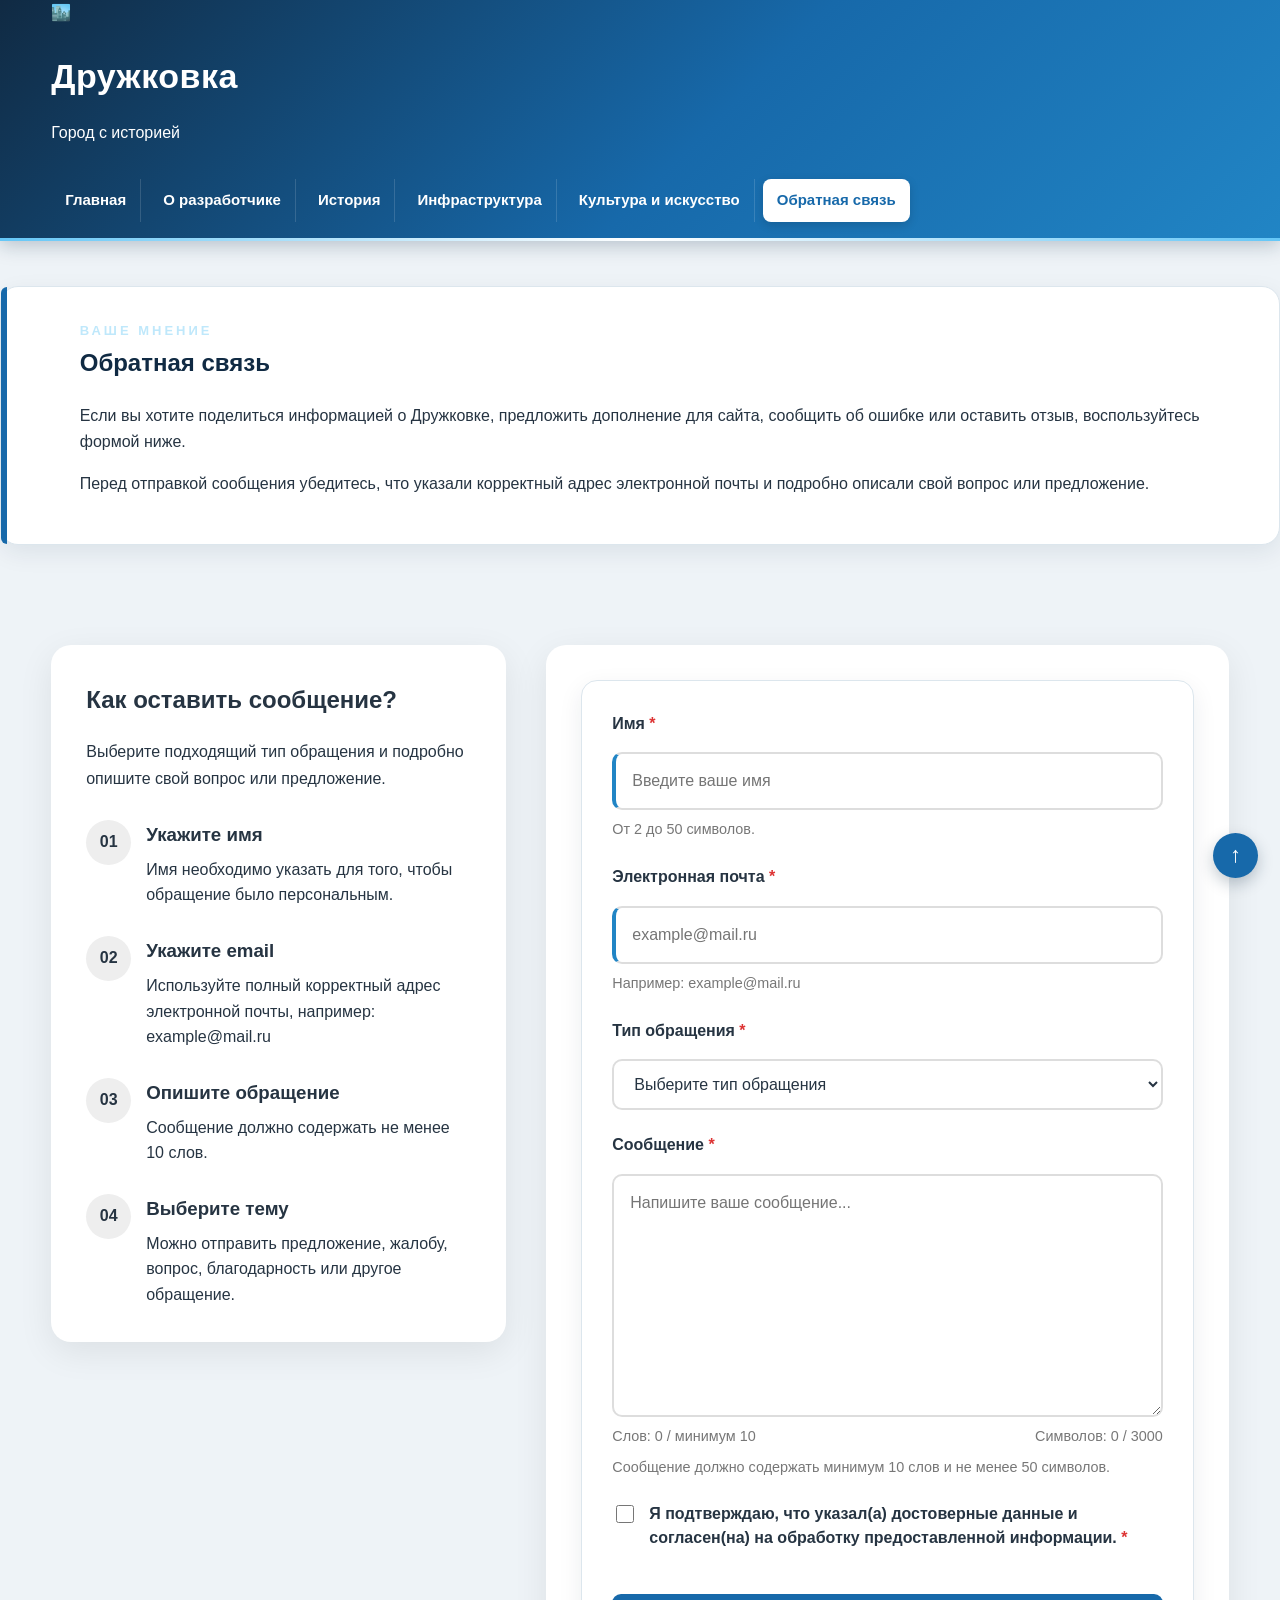
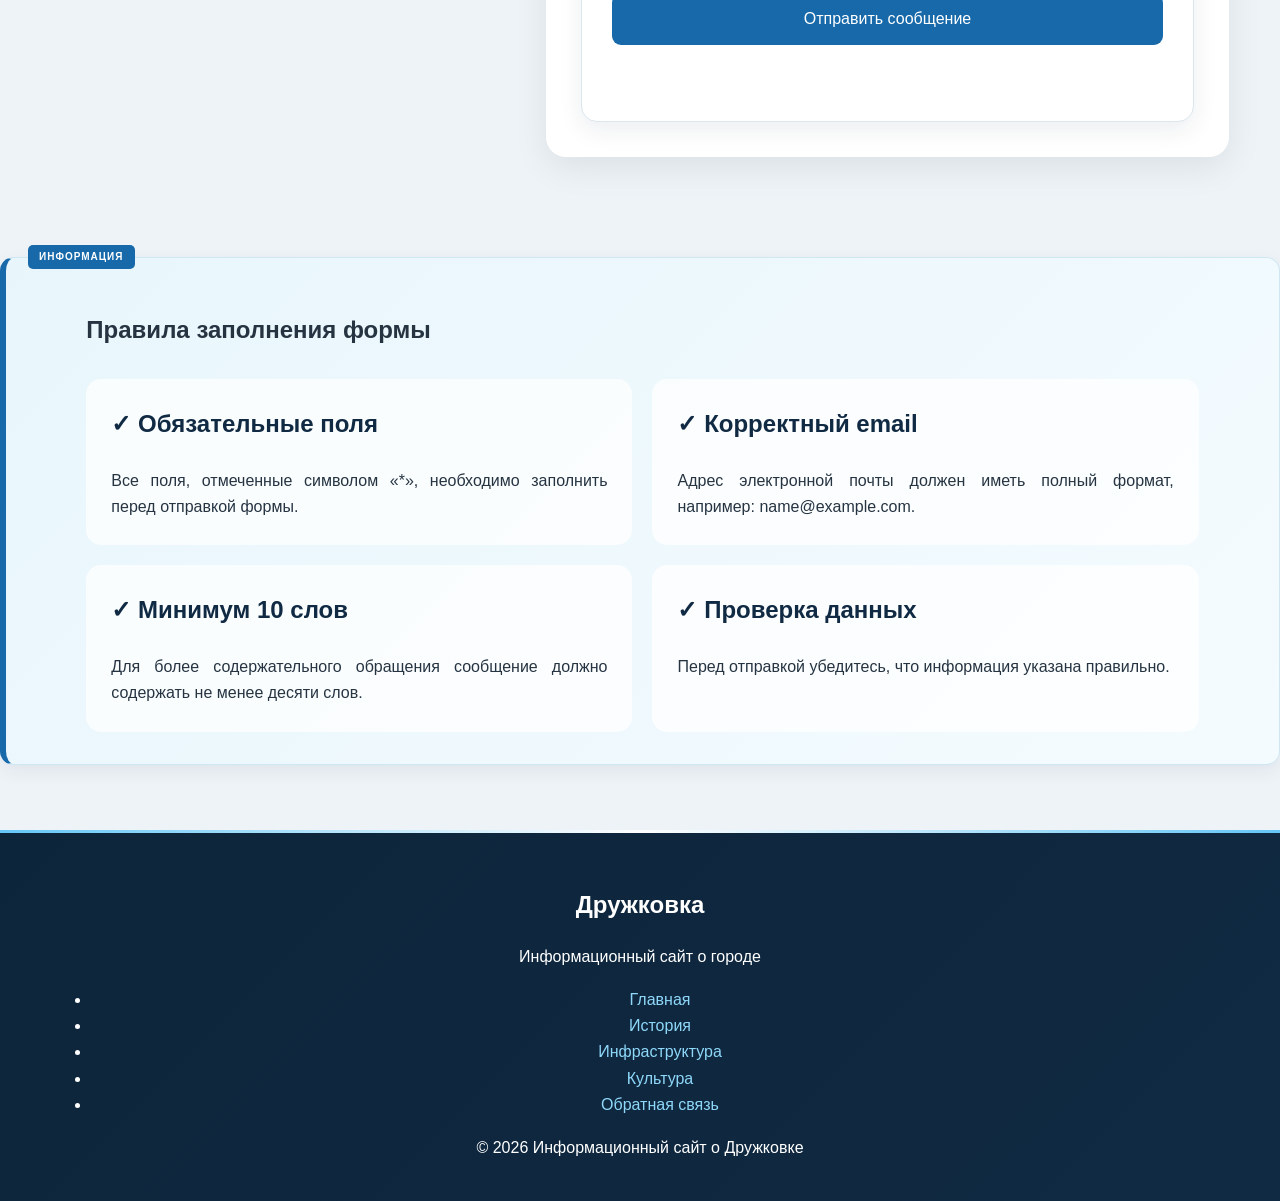
<file: feedback.html>
<!DOCTYPE html>
<html lang="ru">
<head>
    <meta charset="UTF-8">
    <meta name="viewport" content="width=device-width, initial-scale=1.0">

    <meta name="description"
          content="Форма обратной связи информационного сайта о городе Дружковка.">

    <meta name="keywords"
          content="Дружковка, обратная связь, предложение, жалоба, вопрос">

    <title>Обратная связь | Дружковка</title>

    <link rel="stylesheet" href="css/style.css">
</head>


<body id="top">

<header class="site-header">

    <div class="container">

        <div class="header-content">

            <div class="logo">

                <span class="logo-icon">🏙️</span>

                <div>
                    <h1>Дружковка</h1>
                    <p>Город с историей</p>
                </div>

            </div>


            <nav class="main-nav" aria-label="Основная навигация">

                <ul>

                    <li>
                        <a href="index.html">
                            Главная
                        </a>
                    </li>

                    <li>
                        <a href="developer.html">
                            О разработчике
                        </a>
                    </li>

                    <li>
                        <a href="history.html">
                            История
                        </a>
                    </li>

                    <li>
                        <a href="infrastructure.html">
                            Инфраструктура
                        </a>
                    </li>

                    <li>
                        <a href="culture.html">
                            Культура и искусство
                        </a>
                    </li>

                    <li>
                        <a href="feedback.html" class="active">
                            Обратная связь
                        </a>
                    </li>

                </ul>

            </nav>

        </div>

    </div>

</header>


<main>


    <!-- Вступление -->

    <section class="page-intro">

        <div class="container">

            <span class="hero-label">
                Ваше мнение
            </span>

            <h2>
                Обратная связь
            </h2>

            <p>
                Если вы хотите поделиться информацией о Дружковке,
                предложить дополнение для сайта, сообщить об ошибке
                или оставить отзыв, воспользуйтесь формой ниже.
            </p>

            <p>
                Перед отправкой сообщения убедитесь, что указали
                корректный адрес электронной почты и подробно описали
                свой вопрос или предложение.
            </p>

        </div>

    </section>


    <!-- Форма -->

    <section class="feedback-section">

        <div class="container">

            <div class="feedback-layout">


                <!-- Информация -->

                <aside class="feedback-info">

                    <h2>
                        Как оставить сообщение?
                    </h2>

                    <p>
                        Выберите подходящий тип обращения и подробно
                        опишите свой вопрос или предложение.
                    </p>


                    <div class="feedback-rule">

                        <span>01</span>

                        <div>
                            <h3>Укажите имя</h3>

                            <p>
                                Имя необходимо указать для того, чтобы
                                обращение было персональным.
                            </p>
                        </div>

                    </div>


                    <div class="feedback-rule">

                        <span>02</span>

                        <div>
                            <h3>Укажите email</h3>

                            <p>
                                Используйте полный корректный адрес
                                электронной почты, например:
                                example@mail.ru
                            </p>
                        </div>

                    </div>


                    <div class="feedback-rule">

                        <span>03</span>

                        <div>
                            <h3>Опишите обращение</h3>

                            <p>
                                Сообщение должно содержать не менее
                                10 слов.
                            </p>
                        </div>

                    </div>


                    <div class="feedback-rule">

                        <span>04</span>

                        <div>
                            <h3>Выберите тему</h3>

                            <p>
                                Можно отправить предложение, жалобу,
                                вопрос, благодарность или другое обращение.
                            </p>
                        </div>

                    </div>

                </aside>


                <!-- Форма -->

                <div class="feedback-form-wrapper">

                    <form
                            id="feedbackForm"
                            class="feedback-form"
                            action="#"
                            method="post"
                            novalidate>


                        <!-- Имя -->

                        <div class="form-group">

                            <label for="name">
                                Имя
                                <span class="required">*</span>
                            </label>

                            <input
                                    type="text"
                                    id="name"
                                    name="name"
                                    placeholder="Введите ваше имя"
                                    autocomplete="name"
                                    minlength="2"
                                    maxlength="50"
                                    required>

                            <small class="form-hint">
                                От 2 до 50 символов.
                            </small>

                        </div>


                        <!-- Email -->

                        <div class="form-group">

                            <label for="email">
                                Электронная почта
                                <span class="required">*</span>
                            </label>

                            <input
                                    type="email"
                                    id="email"
                                    name="email"
                                    placeholder="example@mail.ru"
                                    autocomplete="email"
                                    pattern="[a-zA-Z0-9._%+-]+@[a-zA-Z0-9.-]+\.[a-zA-Z]{2,}"
                                    required>

                            <small class="form-hint">
                                Например: example@mail.ru
                            </small>

                        </div>


                        <!-- Тип обращения -->

                        <div class="form-group">

                            <label for="subject">
                                Тип обращения
                                <span class="required">*</span>
                            </label>

                            <select
                                    id="subject"
                                    name="subject"
                                    required>

                                <option value="">
                                    Выберите тип обращения
                                </option>

                                <option value="suggestion">
                                    💡 Предложение
                                </option>

                                <option value="complaint">
                                    ⚠️ Жалоба
                                </option>

                                <option value="question">
                                    ❓ Вопрос
                                </option>

                                <option value="thanks">
                                    ❤️ Благодарность
                                </option>

                                <option value="error">
                                    🐞 Сообщение об ошибке
                                </option>

                                <option value="other">
                                    📌 Другое
                                </option>

                            </select>

                        </div>


                        <!-- Сообщение -->

                        <div class="form-group">

                            <label for="message">
                                Сообщение
                                <span class="required">*</span>
                            </label>

                            <textarea
                                    id="message"
                                    name="message"
                                    rows="8"
                                    placeholder="Напишите ваше сообщение..."
                                    minlength="50"
                                    maxlength="3000"
                                    required></textarea>


                            <div class="message-statistics">

                                <span id="wordCounter">
                                    Слов: 0 / минимум 10
                                </span>

                                <span id="charCounter">
                                    Символов: 0 / 3000
                                </span>

                            </div>


                            <small class="form-hint">
                                Сообщение должно содержать минимум
                                10 слов и не менее 50 символов.
                            </small>

                        </div>


                        <!-- Согласие -->

                        <div class="form-checkbox">

                            <input
                                    type="checkbox"
                                    id="agreement"
                                    name="agreement"
                                    required>

                            <label for="agreement">
                                Я подтверждаю, что указал(а) достоверные
                                данные и согласен(на) на обработку
                                предоставленной информации.
                                <span class="required">*</span>
                            </label>

                        </div>


                        <!-- Кнопка -->

                        <button
                                type="submit"
                                class="button form-submit">

                            Отправить сообщение

                        </button>


                        <!-- Сообщение об отправке -->

                        <div
                                id="formResult"
                                class="form-result"
                                aria-live="polite">
                        </div>


                    </form>

                </div>

            </div>

        </div>

    </section>


    <!-- Правила -->

    <section class="events-summary">

        <div class="container">

            <h2>
                Правила заполнения формы
            </h2>

            <div class="rules-list">

                <article>

                    <h3>✓ Обязательные поля</h3>

                    <p>
                        Все поля, отмеченные символом «*», необходимо
                        заполнить перед отправкой формы.
                    </p>

                </article>


                <article>

                    <h3>✓ Корректный email</h3>

                    <p>
                        Адрес электронной почты должен иметь полный
                        формат, например: name@example.com.
                    </p>

                </article>


                <article>

                    <h3>✓ Минимум 10 слов</h3>

                    <p>
                        Для более содержательного обращения сообщение
                        должно содержать не менее десяти слов.
                    </p>

                </article>


                <article>

                    <h3>✓ Проверка данных</h3>

                    <p>
                        Перед отправкой убедитесь, что информация
                        указана правильно.
                    </p>

                </article>

            </div>

        </div>

    </section>


</main>


<footer class="site-footer">

    <div class="container">

        <div class="footer-content">

            <div>

                <h2>
                    Дружковка
                </h2>

                <p>
                    Информационный сайт о городе
                </p>

            </div>


            <nav aria-label="Навигация в подвале">

                <ul>

                    <li>
                        <a href="index.html">
                            Главная
                        </a>
                    </li>

                    <li>
                        <a href="history.html">
                            История
                        </a>
                    </li>

                    <li>
                        <a href="infrastructure.html">
                            Инфраструктура
                        </a>
                    </li>

                    <li>
                        <a href="culture.html">
                            Культура
                        </a>
                    </li>

                    <li>
                        <a href="feedback.html">
                            Обратная связь
                        </a>
                    </li>

                </ul>

            </nav>

        </div>


        <p class="copyright">
            © 2026 Информационный сайт о Дружковке
        </p>

    </div>

</footer>


<a
        href="#top"
        class="back-to-top"
        aria-label="Вернуться наверх">
</a>


<script src="js/script.js"></script>

</body>
</html>
</file>
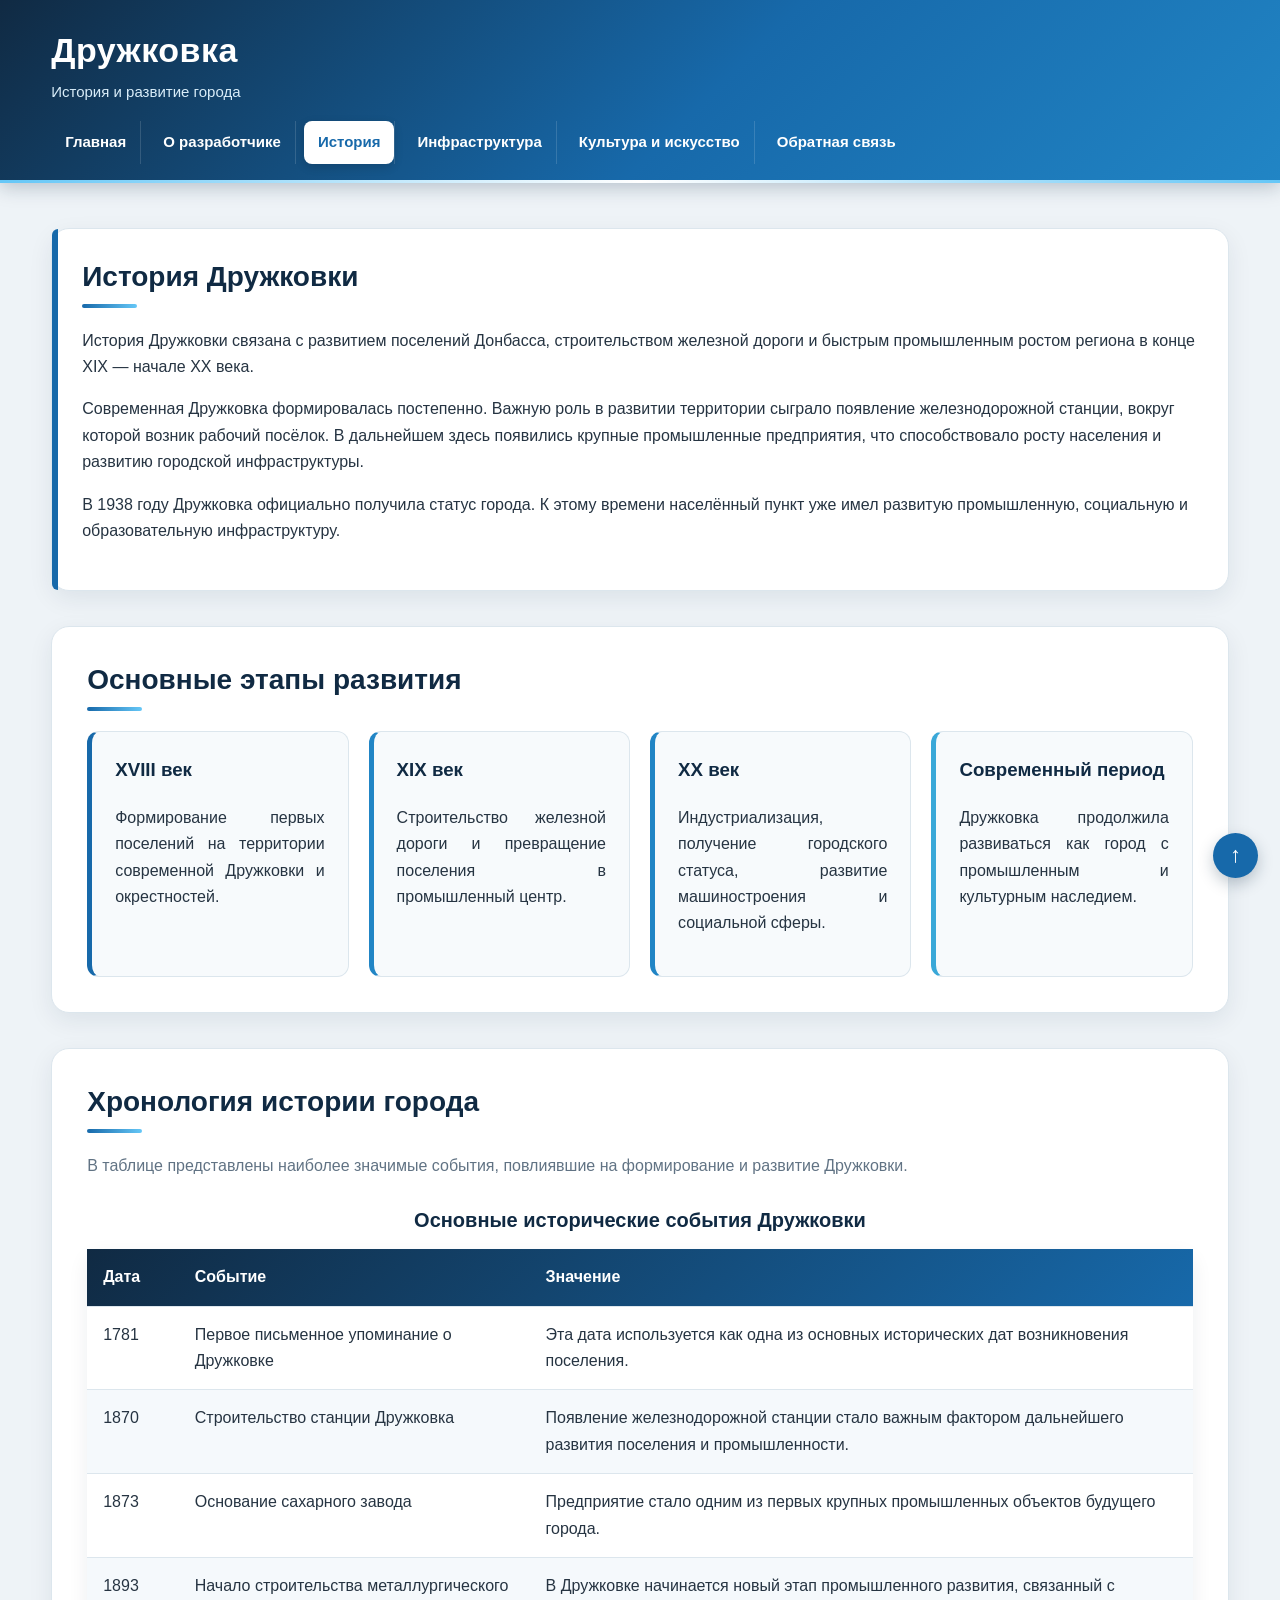
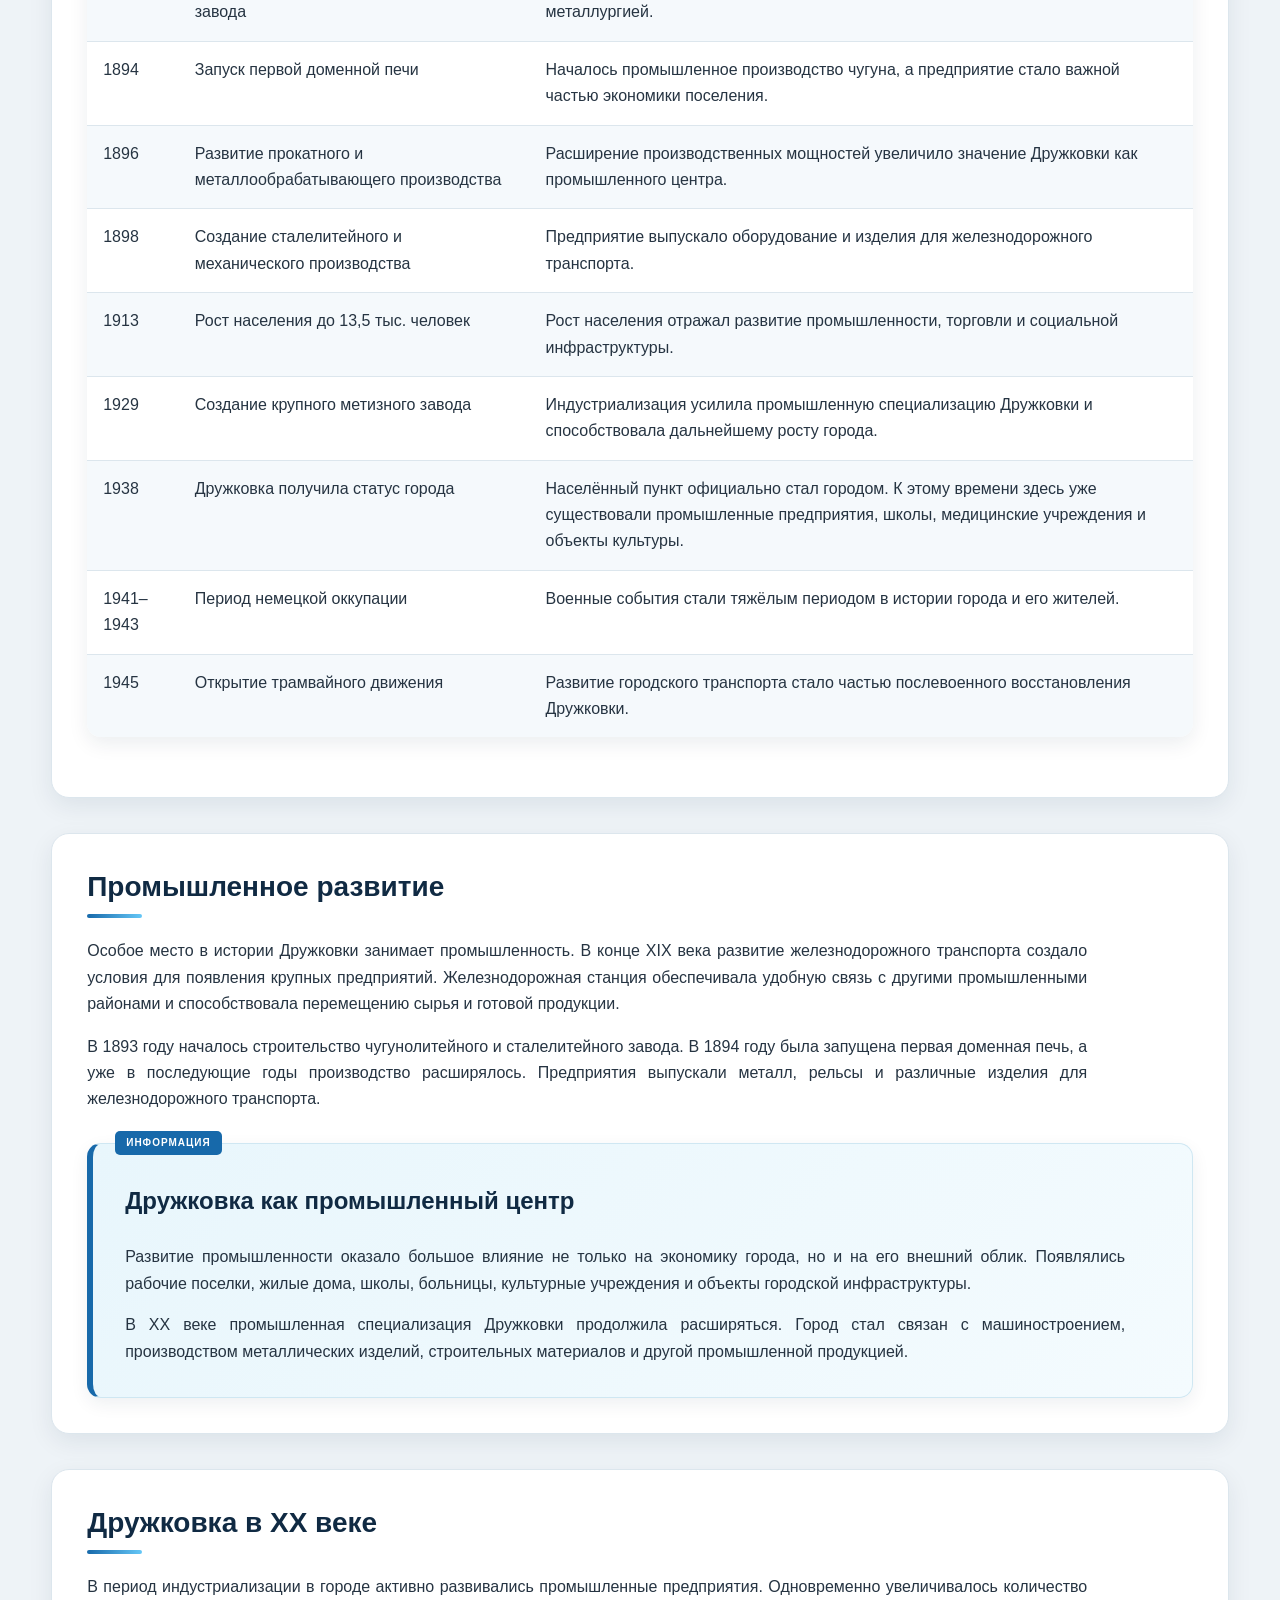
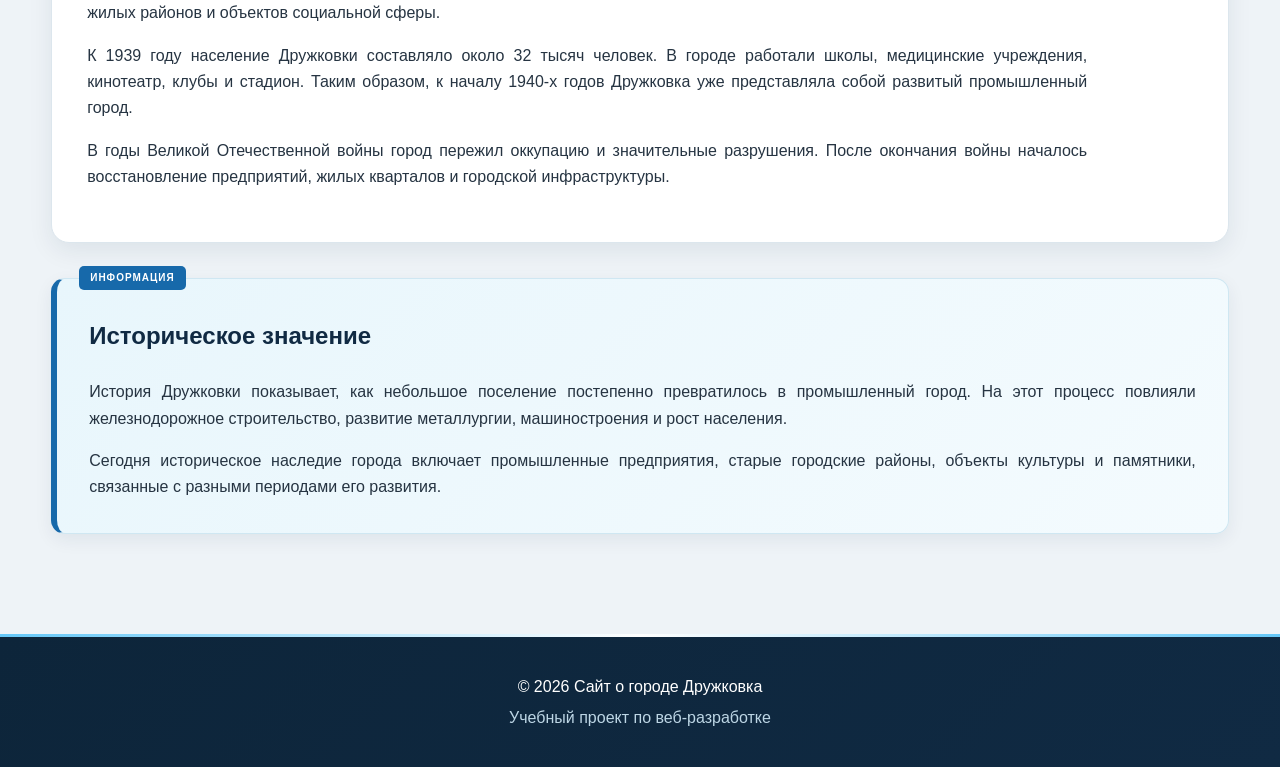
<file: history.html>
<!DOCTYPE html>
<html lang="ru">

<head>
    <meta charset="UTF-8">

    <meta name="viewport"
          content="width=device-width, initial-scale=1.0">

    <meta name="description"
          content="История города Дружковка">

    <meta name="keywords"
          content="Дружковка, история Дружковки, Донецкая область">

    <title>История города — Дружковка</title>

    <link rel="stylesheet" href="css/style.css">
</head>


<body>

<header class="site-header">

    <div class="container">

        <h1>Дружковка</h1>

        <p class="subtitle">
            История и развитие города
        </p>

        <nav class="main-nav" aria-label="Основная навигация">

            <ul>

                <li>
                    <a href="index.html">
                        Главная
                    </a>
                </li>

                <li>
                    <a href="developer.html">
                        О разработчике
                    </a>
                </li>

                <li>
                    <a href="history.html" class="active">
                        История
                    </a>
                </li>

                <li>
                    <a href="infrastructure.html">
                        Инфраструктура
                    </a>
                </li>

                <li>
                    <a href="culture.html">
                        Культура и искусство
                    </a>
                </li>

                <li>
                    <a href="feedback.html">
                        Обратная связь
                    </a>
                </li>

            </ul>

        </nav>

    </div>

</header>


<main>

    <div class="container">


        <!-- Введение -->

        <section class="page-intro">

            <h2>История Дружковки</h2>

            <p>
                История Дружковки связана с развитием поселений
                Донбасса, строительством железной дороги и быстрым
                промышленным ростом региона в конце XIX — начале
                XX века.
            </p>

            <p>
                Современная Дружковка формировалась постепенно.
                Важную роль в развитии территории сыграло появление
                железнодорожной станции, вокруг которой возник рабочий
                посёлок. В дальнейшем здесь появились крупные
                промышленные предприятия, что способствовало росту
                населения и развитию городской инфраструктуры.
            </p>

            <p>
                В 1938 году Дружковка официально получила статус города.
                К этому времени населённый пункт уже имел развитую
                промышленную, социальную и образовательную инфраструктуру.
            </p>

        </section>


        <!-- Основные этапы -->

        <section class="city-description">

            <h2>Основные этапы развития</h2>

            <div class="overview-grid">

                <article>

                    <h3>XVIII век</h3>

                    <p>
                        Формирование первых поселений на территории
                        современной Дружковки и окрестностей.
                    </p>

                </article>


                <article>

                    <h3>XIX век</h3>

                    <p>
                        Строительство железной дороги и превращение
                        поселения в промышленный центр.
                    </p>

                </article>


                <article>

                    <h3>XX век</h3>

                    <p>
                        Индустриализация, получение городского статуса,
                        развитие машиностроения и социальной сферы.
                    </p>

                </article>


                <article>

                    <h3>Современный период</h3>

                    <p>
                        Дружковка продолжила развиваться как город
                        с промышленным и культурным наследием.
                    </p>

                </article>

            </div>

        </section>


        <!-- Хронология -->

        <section class="events-section">

            <h2>Хронология истории города</h2>

            <p class="section-description">
                В таблице представлены наиболее значимые события,
                повлиявшие на формирование и развитие Дружковки.
            </p>


            <table>

                <caption>
                    Основные исторические события Дружковки
                </caption>


                <thead>

                <tr>

                    <th scope="col">
                        Дата
                    </th>

                    <th scope="col">
                        Событие
                    </th>

                    <th scope="col">
                        Значение
                    </th>

                </tr>

                </thead>


                <tbody>


                <tr>

                    <td>
                        1781
                    </td>

                    <td>
                        Первое письменное упоминание
                        о Дружковке
                    </td>

                    <td>
                        Эта дата используется как одна из
                        основных исторических дат возникновения
                        поселения.
                    </td>

                </tr>


                <tr>

                    <td>
                        1870
                    </td>

                    <td>
                        Строительство станции Дружковка
                    </td>

                    <td>
                        Появление железнодорожной станции
                        стало важным фактором дальнейшего
                        развития поселения и промышленности.
                    </td>

                </tr>


                <tr>

                    <td>
                        1873
                    </td>

                    <td>
                        Основание сахарного завода
                    </td>

                    <td>
                        Предприятие стало одним из первых
                        крупных промышленных объектов
                        будущего города.
                    </td>

                </tr>


                <tr>

                    <td>
                        1893
                    </td>

                    <td>
                        Начало строительства
                        металлургического завода
                    </td>

                    <td>
                        В Дружковке начинается новый этап
                        промышленного развития, связанный
                        с металлургией.
                    </td>

                </tr>


                <tr>

                    <td>
                        1894
                    </td>

                    <td>
                        Запуск первой доменной печи
                    </td>

                    <td>
                        Началось промышленное производство
                        чугуна, а предприятие стало важной
                        частью экономики поселения.
                    </td>

                </tr>


                <tr>

                    <td>
                        1896
                    </td>

                    <td>
                        Развитие прокатного и
                        металлообрабатывающего производства
                    </td>

                    <td>
                        Расширение производственных мощностей
                        увеличило значение Дружковки как
                        промышленного центра.
                    </td>

                </tr>


                <tr>

                    <td>
                        1898
                    </td>

                    <td>
                        Создание сталелитейного
                        и механического производства
                    </td>

                    <td>
                        Предприятие выпускало оборудование
                        и изделия для железнодорожного
                        транспорта.
                    </td>

                </tr>


                <tr>

                    <td>
                        1913
                    </td>

                    <td>
                        Рост населения до 13,5 тыс. человек
                    </td>

                    <td>
                        Рост населения отражал развитие
                        промышленности, торговли и социальной
                        инфраструктуры.
                    </td>

                </tr>


                <tr>

                    <td>
                        1929
                    </td>

                    <td>
                        Создание крупного метизного завода
                    </td>

                    <td>
                        Индустриализация усилила промышленную
                        специализацию Дружковки и способствовала
                        дальнейшему росту города.
                    </td>

                </tr>


                <tr>

                    <td>
                        1938
                    </td>

                    <td>
                        Дружковка получила статус города
                    </td>

                    <td>
                        Населённый пункт официально стал городом.
                        К этому времени здесь уже существовали
                        промышленные предприятия, школы,
                        медицинские учреждения и объекты культуры.
                    </td>

                </tr>


                <tr>

                    <td>
                        1941–1943
                    </td>

                    <td>
                        Период немецкой оккупации
                    </td>

                    <td>
                        Военные события стали тяжёлым периодом
                        в истории города и его жителей.
                    </td>

                </tr>


                <tr>

                    <td>
                        1945
                    </td>

                    <td>
                        Открытие трамвайного движения
                    </td>

                    <td>
                        Развитие городского транспорта стало
                        частью послевоенного восстановления
                        Дружковки.
                    </td>

                </tr>


                </tbody>

            </table>

        </section>


        <!-- Промышленное развитие -->

        <section class="city-description">

            <h2>Промышленное развитие</h2>

            <p>
                Особое место в истории Дружковки занимает промышленность.
                В конце XIX века развитие железнодорожного транспорта
                создало условия для появления крупных предприятий.
                Железнодорожная станция обеспечивала удобную связь
                с другими промышленными районами и способствовала
                перемещению сырья и готовой продукции.
            </p>

            <p>
                В 1893 году началось строительство чугунолитейного
                и сталелитейного завода. В 1894 году была запущена
                первая доменная печь, а уже в последующие годы
                производство расширялось. Предприятия выпускали
                металл, рельсы и различные изделия для железнодорожного
                транспорта.
            </p>

            <aside class="events-summary">

                <h3>
                    Дружковка как промышленный центр
                </h3>

                <p>
                    Развитие промышленности оказало большое влияние
                    не только на экономику города, но и на его внешний
                    облик. Появлялись рабочие поселки, жилые дома,
                    школы, больницы, культурные учреждения и объекты
                    городской инфраструктуры.
                </p>

                <p>
                    В XX веке промышленная специализация Дружковки
                    продолжила расширяться. Город стал связан
                    с машиностроением, производством металлических
                    изделий, строительных материалов и другой
                    промышленной продукцией.
                </p>

            </aside>

        </section>


        <!-- Город в XX веке -->

        <section class="city-description">

            <h2>Дружковка в XX веке</h2>

            <p>
                В период индустриализации в городе активно развивались
                промышленные предприятия. Одновременно увеличивалось
                количество жилых районов и объектов социальной сферы.
            </p>

            <p>
                К 1939 году население Дружковки составляло около
                32 тысяч человек. В городе работали школы,
                медицинские учреждения, кинотеатр, клубы и стадион.
                Таким образом, к началу 1940-х годов Дружковка уже
                представляла собой развитый промышленный город.
            </p>

            <p>
                В годы Великой Отечественной войны город пережил
                оккупацию и значительные разрушения. После окончания
                войны началось восстановление предприятий, жилых
                кварталов и городской инфраструктуры.
            </p>

        </section>


        <!-- Итог -->

        <section class="events-summary">

            <h3>
                Историческое значение
            </h3>

            <p>
                История Дружковки показывает, как небольшое поселение
                постепенно превратилось в промышленный город. На этот
                процесс повлияли железнодорожное строительство,
                развитие металлургии, машиностроения и рост населения.
            </p>

            <p>
                Сегодня историческое наследие города включает
                промышленные предприятия, старые городские районы,
                объекты культуры и памятники, связанные с разными
                периодами его развития.
            </p>

        </section>


    </div>

</main>


<footer class="site-footer">

    <div class="container">

        <p>
            &copy; 2026 Сайт о городе Дружковка
        </p>

        <address>
            Учебный проект по веб-разработке
        </address>

    </div>

</footer>


<a href="#top"
   class="back-to-top"
   aria-label="Вернуться наверх">
</a>

</body>

</html>
</file>
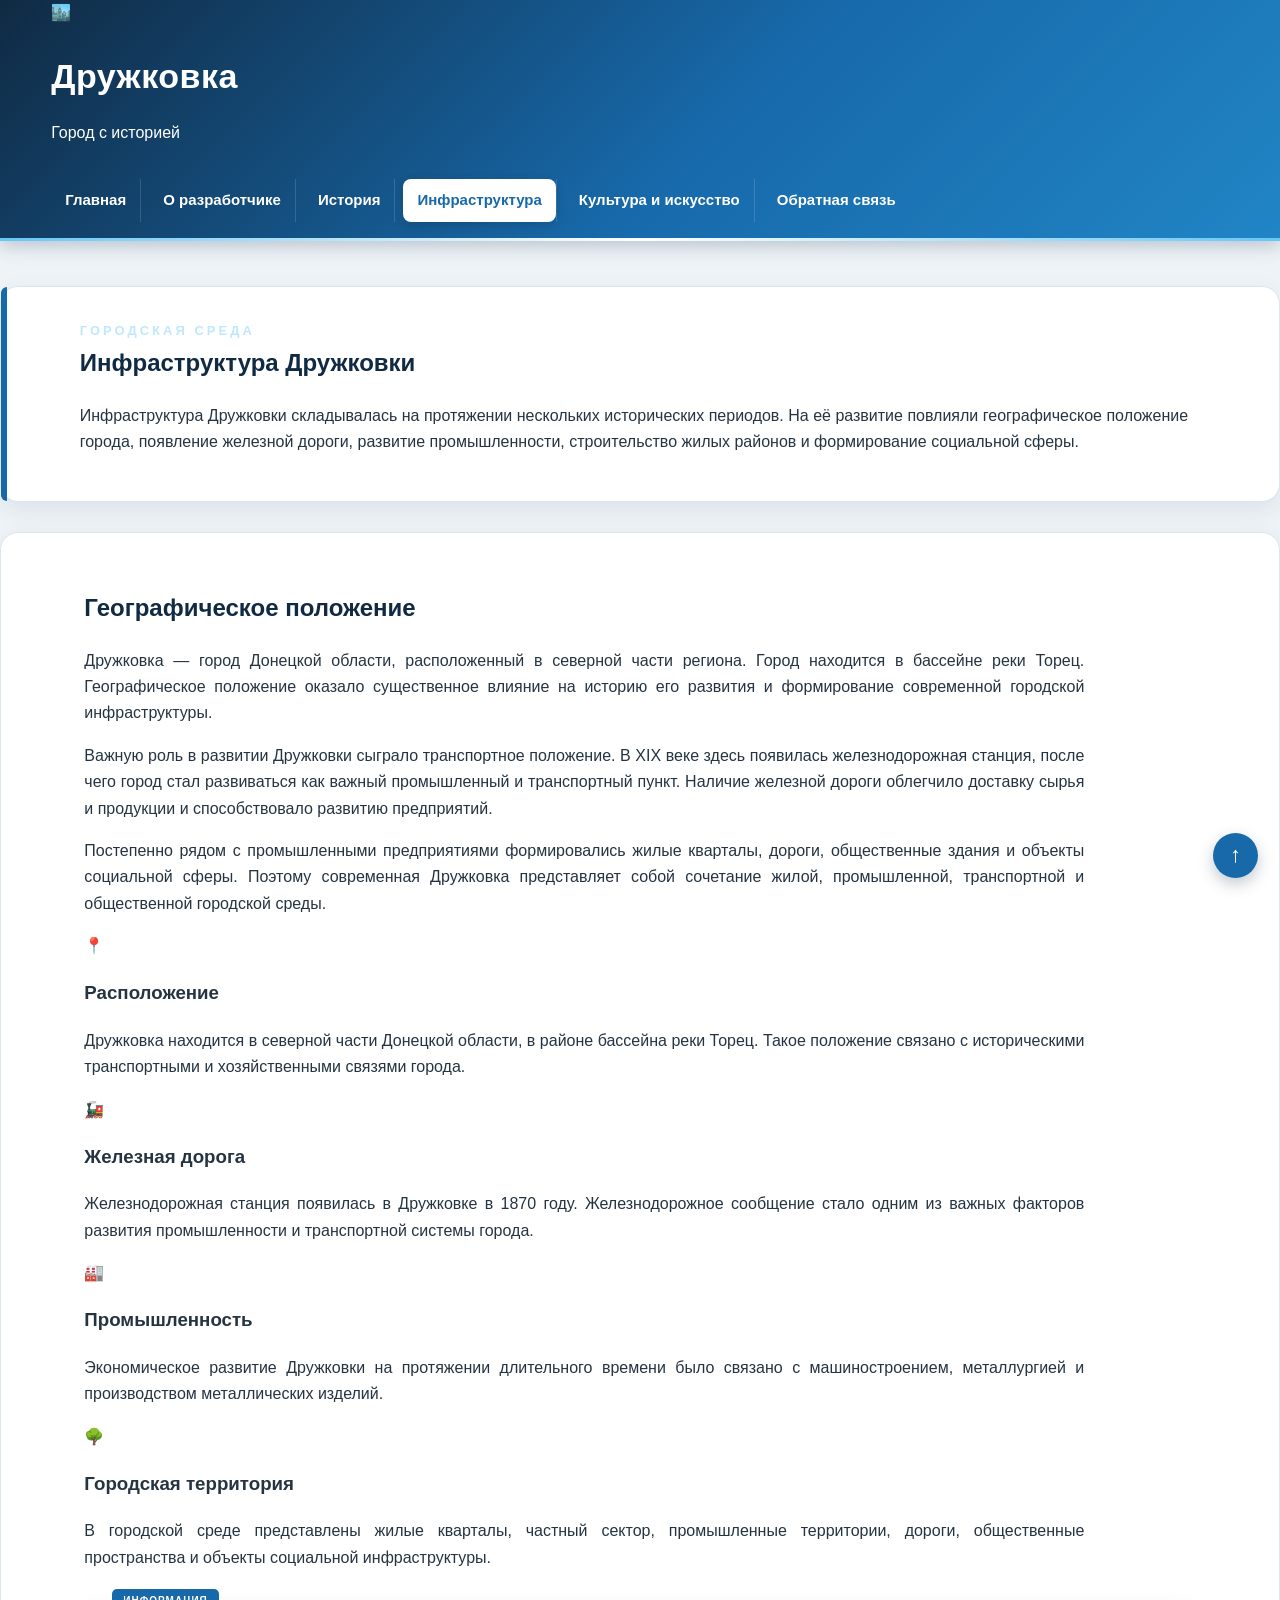
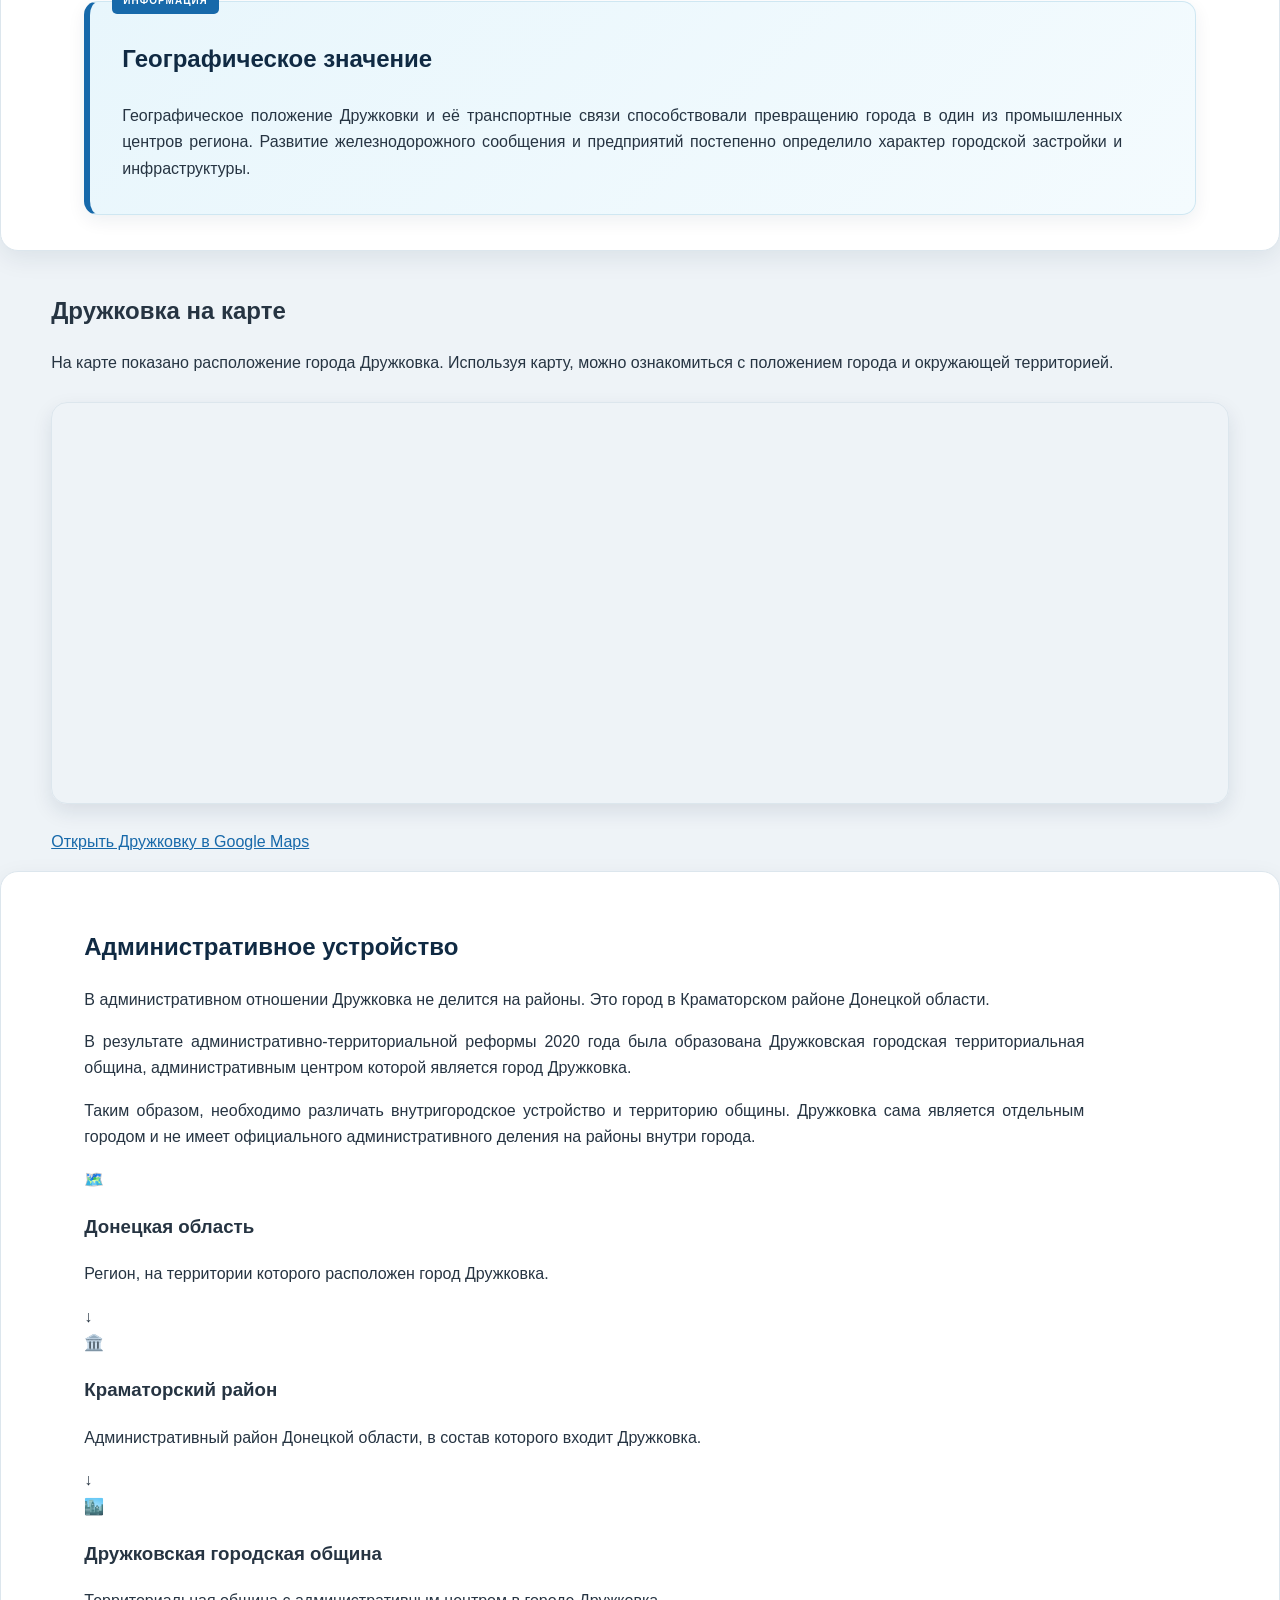
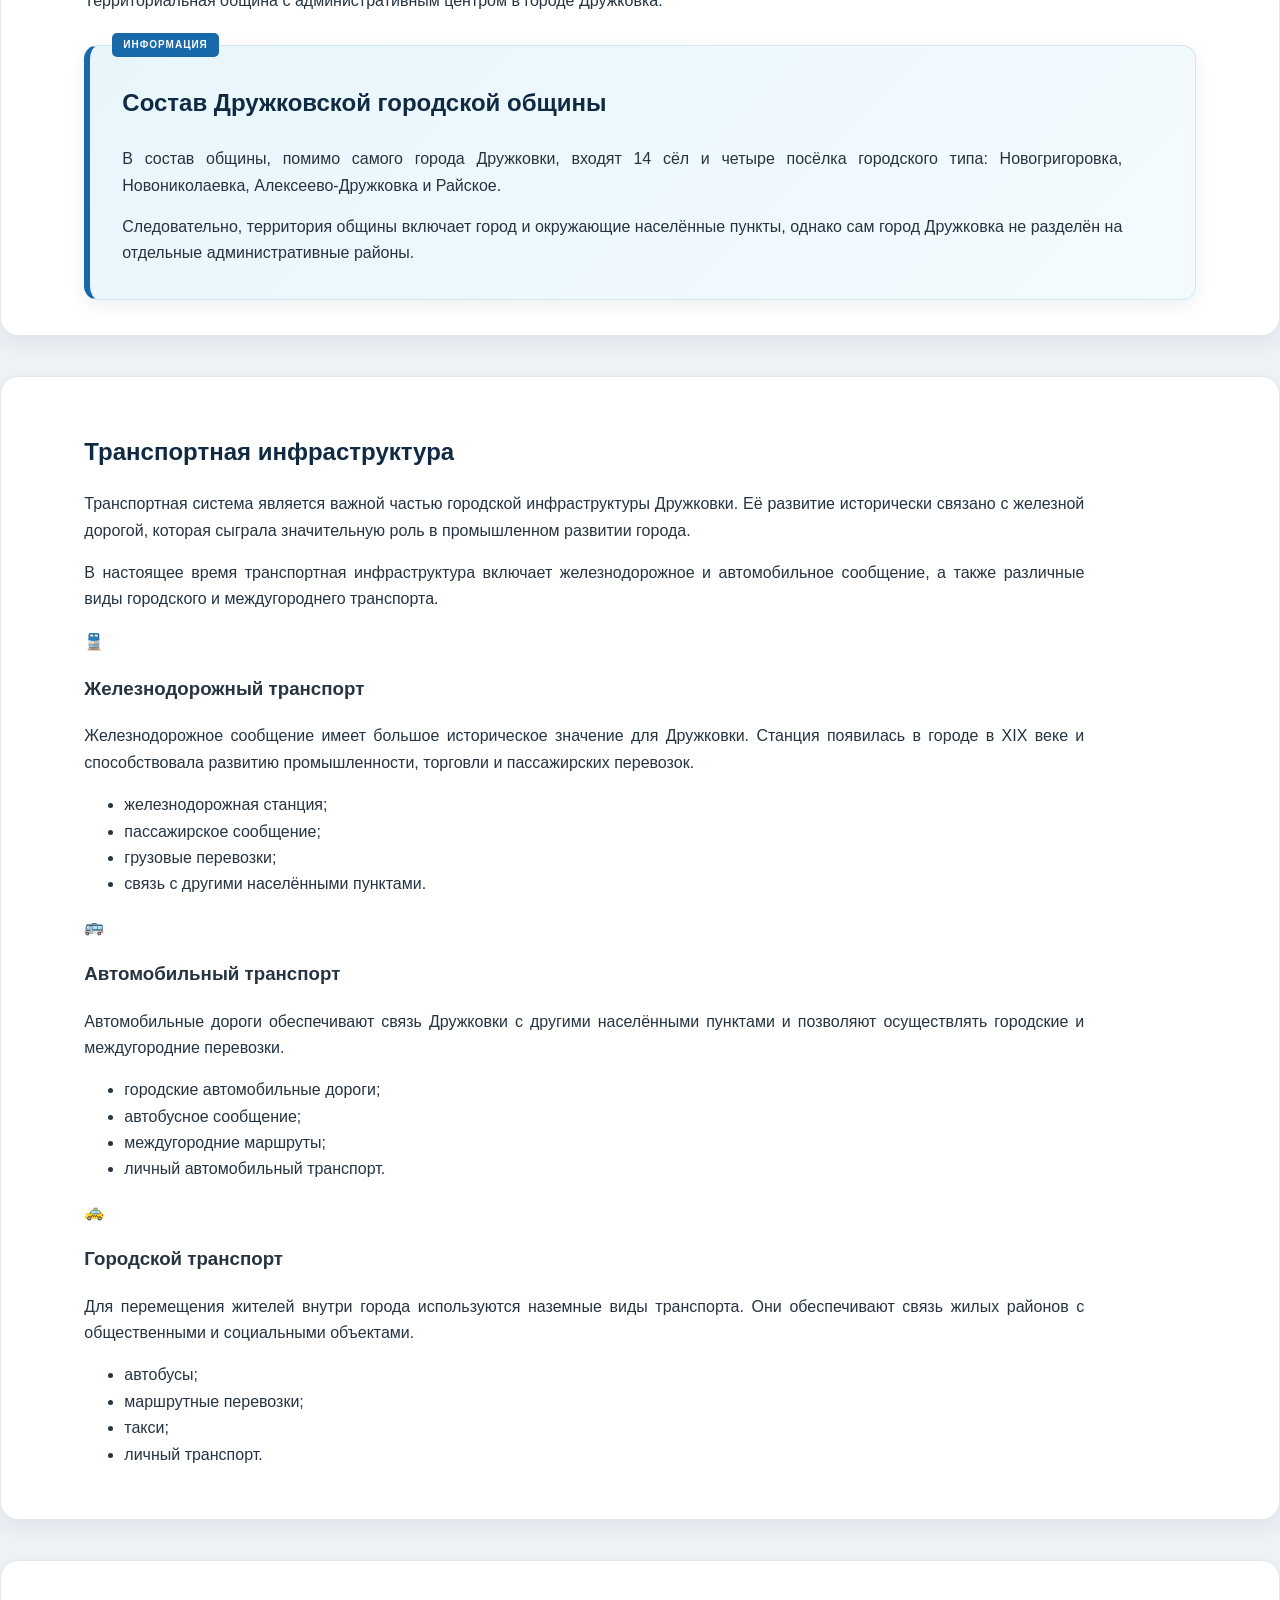
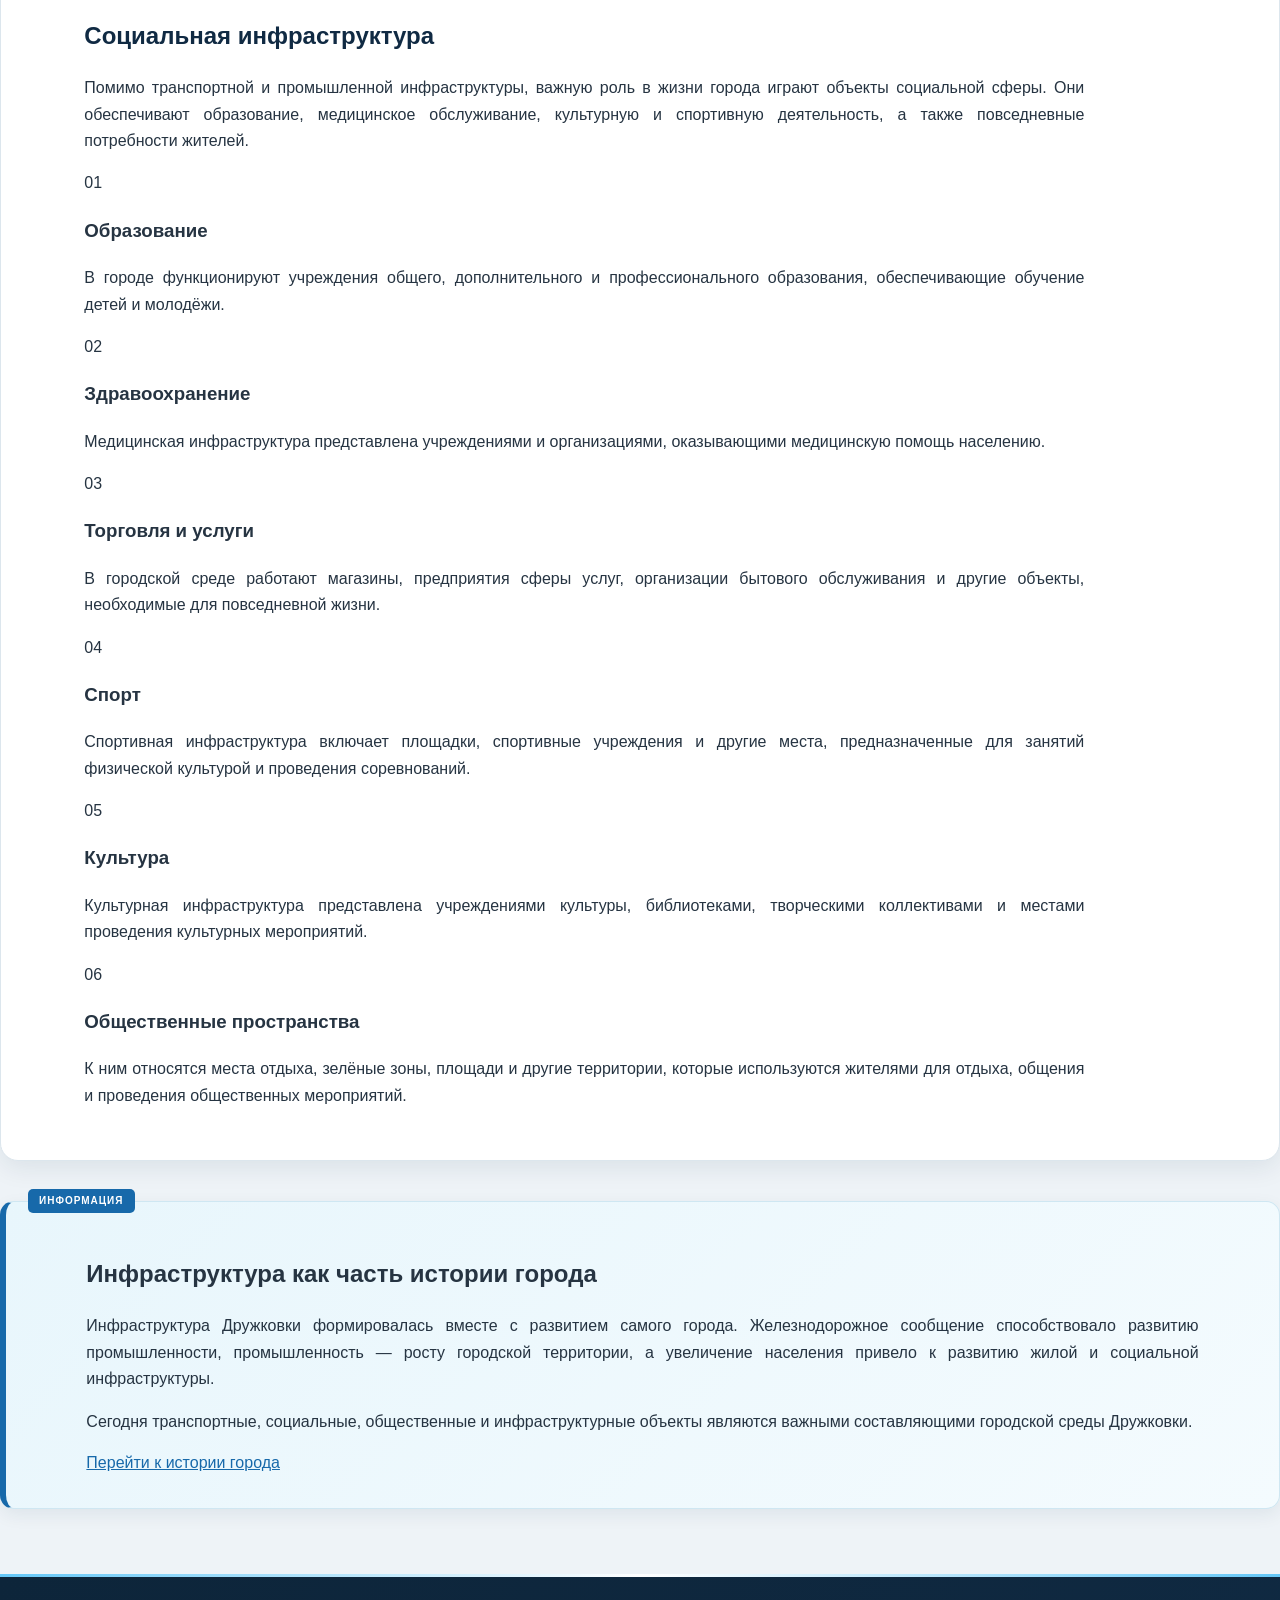
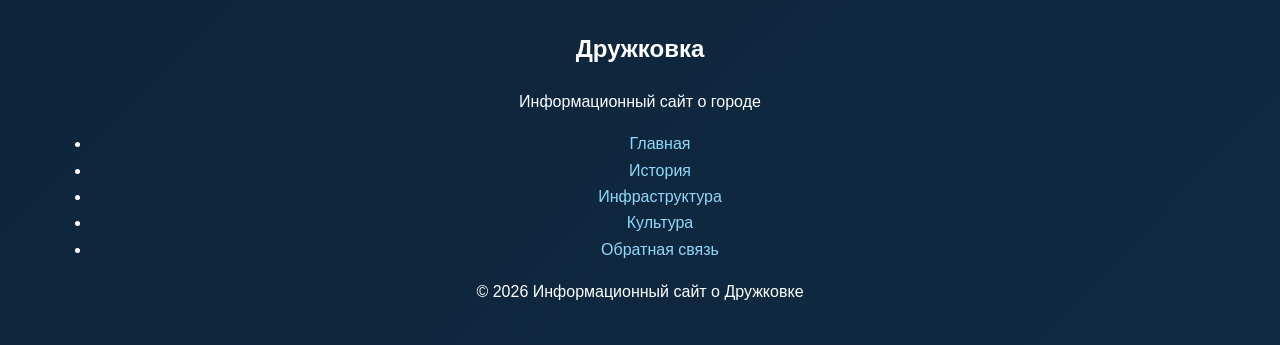
<file: infrastructure.html>
<!DOCTYPE html>
<html lang="ru">
<head>
    <meta charset="UTF-8">
    <meta name="viewport" content="width=device-width, initial-scale=1.0">

    <meta name="description"
          content="Инфраструктура города Дружковка: географическое положение, административное устройство, транспорт и городская инфраструктура.">

    <meta name="keywords"
          content="Дружковка, инфраструктура Дружковки, география, транспорт, административное устройство">

    <title>Инфраструктура | Дружковка</title>

    <link rel="stylesheet" href="css/style.css">
</head>

<body id="top">

<header class="site-header">
    <div class="container">

        <div class="header-content">

            <div class="logo">
                <span class="logo-icon">🏙️</span>

                <div>
                    <h1>Дружковка</h1>
                    <p>Город с историей</p>
                </div>
            </div>


            <nav class="main-nav" aria-label="Основная навигация">
                <ul>
                    <li>
                        <a href="index.html">Главная</a>
                    </li>

                    <li>
                        <a href="developer.html">О разработчике</a>
                    </li>

                    <li>
                        <a href="history.html">История</a>
                    </li>

                    <li>
                        <a href="infrastructure.html" class="active">
                            Инфраструктура
                        </a>
                    </li>

                    <li>
                        <a href="culture.html">Культура и искусство</a>
                    </li>

                    <li>
                        <a href="feedback.html">Обратная связь</a>
                    </li>
                </ul>
            </nav>

        </div>

    </div>
</header>


<main>

    <!-- Заголовок страницы -->
    <section class="page-intro">
        <div class="container">

            <span class="hero-label">Городская среда</span>

            <h2>Инфраструктура Дружковки</h2>

            <p>
                Инфраструктура Дружковки складывалась на протяжении
                нескольких исторических периодов. На её развитие повлияли
                географическое положение города, появление железной дороги,
                развитие промышленности, строительство жилых районов и
                формирование социальной сферы.
            </p>

        </div>
    </section>


    <!-- Географическое положение -->
    <section class="city-description">
        <div class="container">

            <h2>Географическое положение</h2>

            <p>
                Дружковка — город Донецкой области, расположенный в северной
                части региона. Город находится в бассейне реки Торец.
                Географическое положение оказало существенное влияние на
                историю его развития и формирование современной городской
                инфраструктуры.
            </p>

            <p>
                Важную роль в развитии Дружковки сыграло транспортное
                положение. В XIX веке здесь появилась железнодорожная
                станция, после чего город стал развиваться как важный
                промышленный и транспортный пункт. Наличие железной дороги
                облегчило доставку сырья и продукции и способствовало
                развитию предприятий.
            </p>

            <p>
                Постепенно рядом с промышленными предприятиями формировались
                жилые кварталы, дороги, общественные здания и объекты
                социальной сферы. Поэтому современная Дружковка представляет
                собой сочетание жилой, промышленной, транспортной и
                общественной городской среды.
            </p>


            <div class="info-grid">

                <article class="info-card">

                    <span class="info-icon">📍</span>

                    <h3>Расположение</h3>

                    <p>
                        Дружковка находится в северной части Донецкой области,
                        в районе бассейна реки Торец. Такое положение связано
                        с историческими транспортными и хозяйственными связями
                        города.
                    </p>

                </article>


                <article class="info-card">

                    <span class="info-icon">🚂</span>

                    <h3>Железная дорога</h3>

                    <p>
                        Железнодорожная станция появилась в Дружковке в
                        1870 году. Железнодорожное сообщение стало одним
                        из важных факторов развития промышленности и
                        транспортной системы города.
                    </p>

                </article>


                <article class="info-card">

                    <span class="info-icon">🏭</span>

                    <h3>Промышленность</h3>

                    <p>
                        Экономическое развитие Дружковки на протяжении
                        длительного времени было связано с машиностроением,
                        металлургией и производством металлических изделий.
                    </p>

                </article>


                <article class="info-card">

                    <span class="info-icon">🌳</span>

                    <h3>Городская территория</h3>

                    <p>
                        В городской среде представлены жилые кварталы,
                        частный сектор, промышленные территории, дороги,
                        общественные пространства и объекты социальной
                        инфраструктуры.
                    </p>

                </article>

            </div>


            <aside class="events-summary">

                <h3>Географическое значение</h3>

                <p>
                    Географическое положение Дружковки и её транспортные
                    связи способствовали превращению города в один из
                    промышленных центров региона. Развитие железнодорожного
                    сообщения и предприятий постепенно определило характер
                    городской застройки и инфраструктуры.
                </p>

            </aside>

        </div>
    </section>


    <!-- Карта -->
    <section class="map-section">

        <div class="container">

            <h2>Дружковка на карте</h2>

            <p>
                На карте показано расположение города Дружковка.
                Используя карту, можно ознакомиться с положением города
                и окружающей территорией.
            </p>


            <div class="map-container">

                <iframe
                        title="Дружковка на карте Google Maps"
                        src="https://www.google.com/maps?q=Дружковка,+Донецкая+область&output=embed"
                        loading="lazy"
                        allowfullscreen>
                </iframe>

            </div>


            <p class="map-link">

                <a
                        href="https://www.google.com/maps/search/?api=1&query=Дружковка,+Донецкая+область"
                        target="_blank"
                        rel="noopener noreferrer">

                    Открыть Дружковку в Google Maps

                </a>

            </p>

        </div>

    </section>


    <!-- Административное устройство -->
    <section class="city-description">

        <div class="container">

            <h2>Административное устройство</h2>

            <p>
                В административном отношении Дружковка не делится на районы.
                Это город в Краматорском районе Донецкой области.
            </p>

            <p>
                В результате административно-территориальной реформы
                2020 года была образована Дружковская городская
                территориальная община, административным центром которой
                является город Дружковка.
            </p>

            <p>
                Таким образом, необходимо различать внутригородское
                устройство и территорию общины. Дружковка сама является
                отдельным городом и не имеет официального административного
                деления на районы внутри города.
            </p>


            <div class="admin-structure">

                <article class="admin-card">

                    <span class="info-icon">🗺️</span>

                    <h3>Донецкая область</h3>

                    <p>
                        Регион, на территории которого расположен город
                        Дружковка.
                    </p>

                </article>


                <div class="admin-arrow">
                    ↓
                </div>


                <article class="admin-card">

                    <span class="info-icon">🏛️</span>

                    <h3>Краматорский район</h3>

                    <p>
                        Административный район Донецкой области,
                        в состав которого входит Дружковка.
                    </p>

                </article>


                <div class="admin-arrow">
                    ↓
                </div>


                <article class="admin-card admin-card-highlight">

                    <span class="info-icon">🏙️</span>

                    <h3>Дружковская городская община</h3>

                    <p>
                        Территориальная община с административным центром
                        в городе Дружковка.
                    </p>

                </article>

            </div>


            <aside class="events-summary">

                <h3>Состав Дружковской городской общины</h3>

                <p>
                    В состав общины, помимо самого города Дружковки,
                    входят 14 сёл и четыре посёлка городского типа:
                    Новогригоровка, Новониколаевка, Алексеево-Дружковка
                    и Райское.
                </p>

                <p>
                    Следовательно, территория общины включает город
                    и окружающие населённые пункты, однако сам город
                    Дружковка не разделён на отдельные административные
                    районы.
                </p>

            </aside>

        </div>

    </section>


    <!-- Транспорт -->
    <section class="city-description">

        <div class="container">

            <h2>Транспортная инфраструктура</h2>

            <p>
                Транспортная система является важной частью городской
                инфраструктуры Дружковки. Её развитие исторически связано
                с железной дорогой, которая сыграла значительную роль
                в промышленном развитии города.
            </p>

            <p>
                В настоящее время транспортная инфраструктура включает
                железнодорожное и автомобильное сообщение, а также
                различные виды городского и междугороднего транспорта.
            </p>


            <div class="transport-grid">

                <article class="transport-card">

                    <div class="transport-icon">
                        🚆
                    </div>

                    <h3>Железнодорожный транспорт</h3>

                    <p>
                        Железнодорожное сообщение имеет большое историческое
                        значение для Дружковки. Станция появилась в городе
                        в XIX веке и способствовала развитию промышленности,
                        торговли и пассажирских перевозок.
                    </p>

                    <ul>
                        <li>железнодорожная станция;</li>
                        <li>пассажирское сообщение;</li>
                        <li>грузовые перевозки;</li>
                        <li>связь с другими населёнными пунктами.</li>
                    </ul>

                </article>


                <article class="transport-card">

                    <div class="transport-icon">
                        🚌
                    </div>

                    <h3>Автомобильный транспорт</h3>

                    <p>
                        Автомобильные дороги обеспечивают связь Дружковки
                        с другими населёнными пунктами и позволяют
                        осуществлять городские и междугородние перевозки.
                    </p>

                    <ul>
                        <li>городские автомобильные дороги;</li>
                        <li>автобусное сообщение;</li>
                        <li>междугородние маршруты;</li>
                        <li>личный автомобильный транспорт.</li>
                    </ul>

                </article>


                <article class="transport-card">

                    <div class="transport-icon">
                        🚕
                    </div>

                    <h3>Городской транспорт</h3>

                    <p>
                        Для перемещения жителей внутри города используются
                        наземные виды транспорта. Они обеспечивают связь
                        жилых районов с общественными и социальными объектами.
                    </p>

                    <ul>
                        <li>автобусы;</li>
                        <li>маршрутные перевозки;</li>
                        <li>такси;</li>
                        <li>личный транспорт.</li>
                    </ul>

                </article>

            </div>

        </div>

    </section>


    <!-- Социальная инфраструктура -->
    <section class="city-description">

        <div class="container">

            <h2>Социальная инфраструктура</h2>

            <p>
                Помимо транспортной и промышленной инфраструктуры,
                важную роль в жизни города играют объекты социальной сферы.
                Они обеспечивают образование, медицинское обслуживание,
                культурную и спортивную деятельность, а также повседневные
                потребности жителей.
            </p>


            <div class="infrastructure-list">

                <article class="infrastructure-item">

                    <span class="infrastructure-number">
                        01
                    </span>

                    <div>

                        <h3>Образование</h3>

                        <p>
                            В городе функционируют учреждения общего,
                            дополнительного и профессионального образования,
                            обеспечивающие обучение детей и молодёжи.
                        </p>

                    </div>

                </article>


                <article class="infrastructure-item">

                    <span class="infrastructure-number">
                        02
                    </span>

                    <div>

                        <h3>Здравоохранение</h3>

                        <p>
                            Медицинская инфраструктура представлена
                            учреждениями и организациями, оказывающими
                            медицинскую помощь населению.
                        </p>

                    </div>

                </article>


                <article class="infrastructure-item">

                    <span class="infrastructure-number">
                        03
                    </span>

                    <div>

                        <h3>Торговля и услуги</h3>

                        <p>
                            В городской среде работают магазины,
                            предприятия сферы услуг, организации
                            бытового обслуживания и другие объекты,
                            необходимые для повседневной жизни.
                        </p>

                    </div>

                </article>


                <article class="infrastructure-item">

                    <span class="infrastructure-number">
                        04
                    </span>

                    <div>

                        <h3>Спорт</h3>

                        <p>
                            Спортивная инфраструктура включает площадки,
                            спортивные учреждения и другие места,
                            предназначенные для занятий физической
                            культурой и проведения соревнований.
                        </p>

                    </div>

                </article>


                <article class="infrastructure-item">

                    <span class="infrastructure-number">
                        05
                    </span>

                    <div>

                        <h3>Культура</h3>

                        <p>
                            Культурная инфраструктура представлена
                            учреждениями культуры, библиотеками,
                            творческими коллективами и местами проведения
                            культурных мероприятий.
                        </p>

                    </div>

                </article>


                <article class="infrastructure-item">

                    <span class="infrastructure-number">
                        06
                    </span>

                    <div>

                        <h3>Общественные пространства</h3>

                        <p>
                            К ним относятся места отдыха, зелёные зоны,
                            площади и другие территории, которые используются
                            жителями для отдыха, общения и проведения
                            общественных мероприятий.
                        </p>

                    </div>

                </article>

            </div>

        </div>

    </section>


    <!-- Итог -->
    <section class="events-summary">

        <div class="container">

            <h2>Инфраструктура как часть истории города</h2>

            <p>
                Инфраструктура Дружковки формировалась вместе с развитием
                самого города. Железнодорожное сообщение способствовало
                развитию промышленности, промышленность — росту городской
                территории, а увеличение населения привело к развитию
                жилой и социальной инфраструктуры.
            </p>

            <p>
                Сегодня транспортные, социальные, общественные и
                инфраструктурные объекты являются важными составляющими
                городской среды Дружковки.
            </p>

            <a href="history.html" class="button">
                Перейти к истории города
            </a>

        </div>

    </section>

</main>


<footer class="site-footer">

    <div class="container">

        <div class="footer-content">

            <div>
                <h2>Дружковка</h2>
                <p>
                    Информационный сайт о городе
                </p>
            </div>


            <nav aria-label="Навигация в подвале">

                <ul>

                    <li>
                        <a href="index.html">Главная</a>
                    </li>

                    <li>
                        <a href="history.html">История</a>
                    </li>

                    <li>
                        <a href="infrastructure.html">
                            Инфраструктура
                        </a>
                    </li>

                    <li>
                        <a href="culture.html">
                            Культура
                        </a>
                    </li>

                    <li>
                        <a href="feedback.html">
                            Обратная связь
                        </a>
                    </li>

                </ul>

            </nav>

        </div>


        <p class="copyright">
            © 2026 Информационный сайт о Дружковке
        </p>

    </div>

</footer>


<a
        href="#top"
        class="back-to-top"
        aria-label="Вернуться наверх">
</a>

</body>
</html>
</file>
<file: css/style.css>
/* =========================================================
   DRUZHKIVKA CITY WEBSITE
   Полностью обновлённая таблица стилей
   ========================================================= */


/* =========================================================
   1. ОСНОВНЫЕ НАСТРОЙКИ
   ========================================================= */

*,
*::before,
*::after {
    box-sizing: border-box;
}

html {
    scroll-behavior: smooth;
    scroll-padding-top: 100px;
}

body {
    margin: 0;
    padding: 0;

    font-family: Arial, Helvetica, sans-serif;
    font-size: 16px;
    line-height: 1.65;

    background: #eef3f7;
    color: #263442;

    /* static — один из требуемых способов позиционирования */
    position: static;
}

img {
    max-width: 100%;
}

a {
    color: #1769aa;
}

button,
input,
textarea,
select {
    font: inherit;
}

::selection {
    background: #1769aa;
    color: #ffffff;
}

.container {
    width: 92%;
    max-width: 1200px;
    margin: 0 auto;
}


/* =========================================================
   2. ШАПКА САЙТА
   ========================================================= */

.site-header {
    /* sticky */
    position: sticky;
    top: 0;

    z-index: 1000;

    background:
            linear-gradient(
                    135deg,
                    #102a43 0%,
                    #1769aa 55%,
                    #2185c5 100%
            );

    color: #ffffff;

    box-shadow: 0 4px 18px rgba(15, 42, 67, 0.25);
}

.site-header::after {
    content: "";

    display: block;

    width: 100%;
    height: 3px;

    background: linear-gradient(
            90deg,
            #65c7f7,
            #ffffff,
            #65c7f7
    );
}

.site-header h1 {
    margin: 0;
    padding-top: 22px;

    font-size: 34px;
    font-weight: 700;

    letter-spacing: 0.5px;
}

.subtitle {
    margin: 2px 0 0;

    color: #d9edf9;
    font-size: 15px;
}


/* =========================================================
   3. НАВИГАЦИЯ
   ========================================================= */

.main-nav ul {
    display: flex;
    flex-wrap: wrap;
    align-items: center;

    gap: 6px;

    margin: 0;
    padding: 16px 0;

    list-style: none;
}

.main-nav li {
    position: relative;
}

.main-nav li + li {
    margin-left: 2px;
}

.main-nav a {
    display: block;

    padding: 9px 14px;

    color: #ffffff;
    text-decoration: none;
    font-size: 15px;
    font-weight: 600;

    border-radius: 8px;

    transition:
            background-color 0.25s ease,
            transform 0.25s ease,
            box-shadow 0.25s ease;
}

.main-nav a:link {
    color: #ffffff;
}

.main-nav a:visited {
    color: #e9f6ff;
}

.main-nav a:hover {
    background: rgba(255, 255, 255, 0.16);

    transform: translateY(-2px);

    box-shadow:
            0 4px 10px rgba(0, 0, 0, 0.12);
}

.main-nav a:active {
    transform: translateY(0);
    background: rgba(0, 0, 0, 0.2);
}

.main-nav a.active {
    background: #ffffff;
    color: #1769aa;

    box-shadow:
            0 3px 10px rgba(0, 0, 0, 0.15);
}

.main-nav a.active:hover {
    background: #f5fbff;
    color: #125489;
}


/* =========================================================
   4. ОСНОВНОЙ КОНТЕНТ
   ========================================================= */

main {
    min-height: 60vh;

    padding-top: 45px;
    padding-bottom: 65px;
}

main > .container > section {
    margin-bottom: 35px;
}

section > h2 {
    position: relative;

    margin-top: 0;
    margin-bottom: 20px;

    color: #102a43;

    font-size: 28px;
    line-height: 1.25;
}

section > h2::after {
    content: "";

    display: block;

    width: 55px;
    height: 4px;

    margin-top: 10px;

    border-radius: 5px;

    background:
            linear-gradient(
                    90deg,
                    #1769aa,
                    #65c7f7
            );
}


/* =========================================================
   5. ОБЩИЕ БЛОКИ
   ========================================================= */

.page-intro,
.city-description,
.gallery-section,
.events-section,
.site-overview,
.skills-section,
.additional-info,
.developer-card {
    background: #ffffff;

    border: 1px solid #dce6ed;
    border-radius: 18px;

    box-shadow:
            0 8px 25px rgba(16, 42, 67, 0.08);
}

.page-intro {
    position: relative;

    margin-bottom: 30px;
    padding: 30px;
}

.page-intro::before {
    content: "";

    position: absolute;

    top: 0;
    left: 0;

    width: 6px;
    height: 100%;

    border-radius: 18px 0 0 18px;

    background: #1769aa;
}

.page-intro h2 {
    margin-top: 0;
    color: #102a43;
}


/* =========================================================
   6. ГЛАВНАЯ — HERO
   ========================================================= */

.hero-section {
    position: relative;

    display: flex;
    align-items: center;

    min-height: 430px;

    margin-bottom: 40px;
    padding: 60px;

    overflow: hidden;

    border-radius: 24px;

    background:
            linear-gradient(
                    120deg,
                    #102a43 0%,
                    #1769aa 52%,
                    #3aa8d8 100%
            );

    color: #ffffff;

    box-shadow:
            0 15px 35px rgba(16, 42, 67, 0.25);
}

/* Реальное absolute-позиционирование */

.hero-section::before {
    content: "";

    position: absolute;

    width: 360px;
    height: 360px;

    top: -130px;
    right: -80px;

    border-radius: 50%;

    background: rgba(255, 255, 255, 0.08);
}

.hero-section::after {
    content: "";

    position: absolute;

    width: 180px;
    height: 180px;

    bottom: -80px;
    right: 260px;

    border-radius: 50%;

    background: rgba(255, 255, 255, 0.06);
}

.hero-content {
    position: relative;

    z-index: 2;

    max-width: 720px;
}

.hero-label {
    margin: 0 0 12px;

    color: #bfe8fb;

    text-transform: uppercase;
    letter-spacing: 3px;

    font-size: 13px;
    font-weight: bold;
}

.hero-content h2 {
    margin: 0 0 20px;

    font-size: 48px;
    line-height: 1.12;

    color: #ffffff;
}

.hero-content h2::after {
    display: none;
}

.hero-content p:not(.hero-label) {
    margin-bottom: 25px;

    color: #eaf7ff;

    font-size: 18px;
}

.hero-button {
    display: inline-block;

    position: relative;

    padding: 13px 25px;

    background: #ffffff;
    color: #1769aa;

    border-radius: 9px;

    text-decoration: none;
    font-weight: bold;

    transition:
            transform 0.25s ease,
            box-shadow 0.25s ease,
            background 0.25s ease;
}

.hero-button::after {
    content: " →";
}

.hero-button:hover {
    background: #eaf8ff;

    transform: translateY(-3px);

    box-shadow:
            0 8px 18px rgba(0, 0, 0, 0.2);
}

.hero-button:active {
    transform: translateY(0);
}


/* =========================================================
   7. О ГОРОДЕ
   ========================================================= */

.city-description {
    position: relative;

    margin-bottom: 40px;
    padding: 35px;
}

.city-description h2,
.gallery-section h2,
.events-section h2,
.site-overview h2 {
    color: #102a43;
}

.city-description p {
    max-width: 1000px;

    text-align: justify;
}

.city-description p + p {
    margin-top: 15px;
}

.city-fact {
    position: relative;

    margin-top: 28px;
    padding: 22px 25px;

    background:
            linear-gradient(
                    135deg,
                    #edf8fd,
                    #e3f2fa
            );

    border-left: 5px solid #2185c5;
    border-radius: 10px;
}

.city-fact h3 {
    margin-top: 0;

    color: #125489;
}

.city-fact a {
    color: #125489;
    font-weight: bold;
    text-decoration: none;
}

.city-fact a:hover {
    text-decoration: underline;
}


/* =========================================================
   8. ГАЛЕРЕЯ
   ========================================================= */

.gallery-section {
    margin-bottom: 40px;
    padding: 35px;
}

.section-description {
    margin-bottom: 25px;

    color: #617384;
}

.city-gallery {
    display: grid;

    grid-template-columns:
        repeat(auto-fit, minmax(220px, 1fr));

    gap: 22px;
}

.city-photo {
    position: relative;

    margin: 0;

    overflow: hidden;

    background: #e9eff3;

    border-radius: 14px;

    box-shadow:
            0 5px 15px rgba(16, 42, 67, 0.1);

    transition:
            transform 0.3s ease,
            box-shadow 0.3s ease;
}

.city-photo::before {
    content: "";

    position: absolute;

    z-index: 2;

    top: 0;
    left: 0;

    width: 100%;
    height: 100%;

    pointer-events: none;

    background:
            linear-gradient(
                    to bottom,
                    transparent 65%,
                    rgba(0, 0, 0, 0.25)
            );
}

.city-photo:hover {
    transform: translateY(-7px);

    box-shadow:
            0 14px 28px rgba(16, 42, 67, 0.18);
}

.city-photo img {
    display: block;

    width: 100%;
    height: 230px;

    object-fit: cover;

    transition:
            transform 0.5s ease,
            filter 0.5s ease;
}

.city-photo:hover img {
    transform: scale(1.07);

    filter: brightness(1.05);
}

.city-photo figcaption {
    position: relative;
    z-index: 3;

    padding: 13px 15px;

    background: #ffffff;

    color: #263442;

    text-align: center;

    font-size: 14px;
    font-weight: bold;
}


/* =========================================================
   9. СОБЫТИЯ
   ========================================================= */

.events-section {
    margin-bottom: 40px;
    padding: 35px;
}

.events-grid {
    display: grid;

    grid-template-columns:
        repeat(auto-fit, minmax(250px, 1fr));

    gap: 22px;
}

.event-card {
    position: relative;

    display: flex;
    flex-direction: column;

    min-height: 340px;

    padding: 25px;

    overflow: hidden;

    background: #f7fafc;

    border: 1px solid #dce6ed;
    border-top: 5px solid #1769aa;

    border-radius: 14px;

    transition:
            transform 0.3s ease,
            box-shadow 0.3s ease,
            border-color 0.3s ease;
}

.event-card::before {
    content: "";

    position: absolute;

    top: 0;
    right: 0;

    width: 75px;
    height: 75px;

    border-radius: 0 0 0 100%;

    background: rgba(33, 133, 197, 0.07);
}

.event-card:nth-child(even) {
    background: #fbfdff;
}

.event-card:nth-child(3n) {
    border-top-color: #3aa8d8;
}

.event-card:hover {
    transform: translateY(-8px);

    box-shadow:
            0 14px 28px rgba(16, 42, 67, 0.13);
}

.event-card header {
    position: relative;
    z-index: 2;

    margin-bottom: 12px;
}

.event-card h3 {
    margin: 5px 0;

    color: #102a43;

    font-size: 20px;
    line-height: 1.3;
}

.event-date {
    margin: 0;

    color: #6d8191;

    font-size: 13px;
    font-weight: bold;
}

.event-card p {
    position: relative;
    z-index: 2;

    margin-bottom: 15px;

    text-align: justify;
}

.event-card mark {
    position: relative;
    z-index: 2;

    display: inline-block;

    align-self: flex-start;

    margin-top: auto;
    padding: 5px 10px;

    background: #dff2fc;
    color: #125489;

    border-radius: 6px;

    font-size: 12px;
    font-weight: bold;
}


/* =========================================================
   10. РАСШИРЕННАЯ ИНФОРМАЦИЯ О СОБЫТИЯХ
   ========================================================= */

.events-summary {
    position: relative;

    margin-top: 30px;
    padding: 32px;

    background:
            linear-gradient(
                    135deg,
                    #e8f6fc,
                    #f4fbfe
            );

    border: 1px solid #cfe7f2;
    border-left: 6px solid #1769aa;

    border-radius: 14px;

    box-shadow:
            0 6px 18px rgba(16, 42, 67, 0.07);
}

.events-summary::before {
    content: "ИНФОРМАЦИЯ";

    position: absolute;

    top: -13px;
    left: 22px;

    padding: 4px 11px;

    background: #1769aa;
    color: #ffffff;

    border-radius: 5px;

    font-size: 10px;
    font-weight: bold;

    letter-spacing: 1px;
}

.events-summary h3 {
    margin-top: 5px;

    color: #102a43;
    font-size: 24px;
}

.events-summary p {
    margin-bottom: 15px;

    text-align: justify;
}

.events-summary p:last-child {
    margin-bottom: 0;
}


/* =========================================================
   11. РАЗДЕЛЫ САЙТА
   ========================================================= */

.site-overview {
    margin-bottom: 40px;
    padding: 35px;
}

.overview-grid {
    display: grid;

    grid-template-columns:
        repeat(auto-fit, minmax(220px, 1fr));

    gap: 20px;
}

.overview-grid article {
    position: relative;

    padding: 23px;

    background: #f7fafc;

    border: 1px solid #dce6ed;
    border-left: 5px solid #2185c5;

    border-radius: 12px;

    transition:
            transform 0.25s ease,
            box-shadow 0.25s ease;
}

.overview-grid article:hover {
    transform: translateY(-5px);

    box-shadow:
            0 8px 18px rgba(16, 42, 67, 0.1);
}

.overview-grid article h3 {
    margin-top: 0;

    color: #102a43;
}

.overview-grid article a {
    color: #1769aa;

    font-weight: bold;
    text-decoration: none;
}

.overview-grid article a:hover {
    text-decoration: underline;
}

.overview-grid article a:focus {
    outline: 3px solid rgba(33, 133, 197, 0.25);
    outline-offset: 3px;
}


/* =========================================================
   12. СТРАНИЦА РАЗРАБОТЧИКА
   ========================================================= */

.developer-card {
    display: flex;

    gap: 40px;

    position: relative;

    margin-bottom: 40px;
    padding: 35px;
}

.developer-photo {
    width: 300px;
    min-width: 300px;

    margin: 0;

    text-align: center;

    position: relative;
}

.developer-photo img {
    display: block;

    width: 100%;
    height: 360px;

    object-fit: cover;

    border: 5px solid #1769aa;
    border-radius: 16px;

    box-shadow:
            0 10px 25px rgba(16, 42, 67, 0.16);

    transition:
            transform 0.3s ease,
            box-shadow 0.3s ease;
}

.developer-photo img:hover {
    transform: scale(1.02);

    box-shadow:
            0 15px 30px rgba(16, 42, 67, 0.22);
}

.developer-photo figcaption {
    margin-top: 12px;

    color: #102a43;

    font-size: 18px;
    font-weight: bold;
}

.biography {
    flex: 1;
}

.biography h2 {
    margin-top: 0;

    color: #102a43;
}

.biography p:first-of-type {
    margin-top: 5px;
}

.biography p strong {
    color: #125489;
}


/* =========================================================
   13. FLOAT + SHAPE-OUTSIDE
   Реальное выполнение требования лабораторной
   ========================================================= */

.biography::after {
    content: "";

    display: block;

    clear: both;
}

.developer-note {
    position: relative;

    float: right;

    width: 230px;

    margin: 5px 0 20px 25px;
    padding: 20px;

    background:
            linear-gradient(
                    135deg,
                    #e8f6fc,
                    #f6fbfd
            );

    border: 1px solid #cfe7f2;
    border-left: 5px solid #2185c5;

    border-radius: 12px;

    box-shadow:
            0 5px 15px rgba(16, 42, 67, 0.08);

    /* Требование shape-outside */
    shape-outside: border-box;
}

.developer-note::before {
    content: "★";

    position: absolute;

    top: -12px;
    right: -12px;

    width: 30px;
    height: 30px;

    display: flex;
    align-items: center;
    justify-content: center;

    background: #1769aa;
    color: #ffffff;

    border-radius: 50%;
}


/* =========================================================
   14. НАВЫКИ
   ========================================================= */

.skills-section {
    margin-bottom: 40px;
    padding: 35px;
}

.skills-section h2 {
    margin-top: 0;

    color: #102a43;
}

.skills-chart {
    width: 100%;

    margin-top: 25px;
}

.skill {
    margin-bottom: 24px;
}

.skill:last-child {
    margin-bottom: 0;
}

.skill-info {
    display: flex;
    justify-content: space-between;
    align-items: center;

    margin-bottom: 8px;

    color: #263442;

    font-weight: bold;
}

.skill-bar {
    width: 100%;
    height: 28px;

    overflow: hidden;

    background: #e2eaf0;

    border-radius: 20px;

    box-shadow:
            inset 0 2px 4px rgba(0, 0, 0, 0.06);
}

.skill-progress {
    position: relative;

    display: flex;
    align-items: center;

    height: 100%;

    padding-left: 14px;

    color: #ffffff;

    border-radius: 20px;

    font-size: 13px;
    font-weight: bold;

    animation:
            progressAnimation 1.4s ease-out;
}

.skill-progress::after {
    content: "";

    position: absolute;

    top: 0;
    left: 0;

    width: 100%;
    height: 50%;

    background: rgba(255, 255, 255, 0.13);
}

.skill-progress.python {
    width: 60%;
    background: #3776ab;
}

.skill-progress.csharp {
    width: 75%;
    background: #68217a;
}

.skill-progress.cpp {
    width: 35%;
    background: #00599c;
}

.skill-progress.html {
    width: 60%;
    background: #e34c26;
}

.skill-progress.css {
    width: 60%;
    background: #264de4;
}

@keyframes progressAnimation {
    from {
        width: 0;
    }
}


/* =========================================================
   15. ДОПОЛНИТЕЛЬНАЯ ИНФОРМАЦИЯ
   ========================================================= */

.additional-info {
    margin-bottom: 40px;
    padding: 35px;
}

.additional-info h2 {
    margin-top: 0;

    color: #102a43;
}

details {
    margin: 14px 0;
    padding: 16px 20px;

    background: #f4f8fb;

    border: 1px solid #dce6ed;
    border-radius: 10px;

    transition:
            background 0.25s ease,
            border-color 0.25s ease;
}

details:hover {
    background: #edf7fc;
}

details[open] {
    border-color: #9ccfe6;
}

summary {
    cursor: pointer;

    color: #125489;

    font-weight: bold;
}

summary:hover {
    color: #1769aa;
}

summary::marker {
    color: #1769aa;
}


/* =========================================================
   16. ФОРМЫ
   Для feedback.html
   ========================================================= */

form {
    padding: 30px;

    background: #ffffff;

    border: 1px solid #dce6ed;
    border-radius: 16px;

    box-shadow:
            0 8px 25px rgba(16, 42, 67, 0.08);
}

form label {
    display: block;

    margin-bottom: 7px;

    color: #263442;

    font-weight: bold;
}

form input,
form textarea,
form select {
    width: 100%;

    padding: 12px 14px;

    background: #f9fbfc;

    border: 2px solid #d5e0e7;
    border-radius: 9px;

    color: #263442;

    outline: none;

    transition:
            border-color 0.25s ease,
            box-shadow 0.25s ease,
            background 0.25s ease;
}

form input:hover,
form textarea:hover,
form select:hover {
    border-color: #9fc8dc;
}

form input:focus,
form textarea:focus,
form select:focus {
    background: #ffffff;

    border-color: #2185c5;

    box-shadow:
            0 0 0 4px rgba(33, 133, 197, 0.12);
}

form input:required {
    border-left: 4px solid #2185c5;
}

form input:valid,
form textarea:valid {
    border-color: #74b98c;
}

form input:invalid:not(:placeholder-shown),
form textarea:invalid:not(:placeholder-shown) {
    border-color: #d66b6b;
}

form textarea {
    min-height: 160px;

    resize: vertical;
}

form button,
form input[type="submit"] {
    display: inline-block;

    width: auto;

    margin-top: 15px;
    padding: 12px 24px;

    background: #1769aa;
    color: #ffffff;

    border: none;
    border-radius: 9px;

    cursor: pointer;

    font-weight: bold;

    transition:
            background 0.25s ease,
            transform 0.25s ease,
            box-shadow 0.25s ease;
}

form button:hover,
form input[type="submit"]:hover {
    background: #125489;

    transform: translateY(-2px);

    box-shadow:
            0 7px 15px rgba(16, 42, 67, 0.18);
}

form button:active,
form input[type="submit"]:active {
    transform: translateY(0);
}


/* =========================================================
   17. ТАБЛИЦЫ
   Для history.html
   ========================================================= */

table {
    width: 100%;

    margin: 25px 0;

    border-collapse: collapse;

    background: #ffffff;

    border-radius: 14px;

    overflow: hidden;

    box-shadow:
            0 7px 20px rgba(16, 42, 67, 0.08);
}

caption {
    margin-bottom: 12px;

    color: #102a43;

    font-size: 20px;
    font-weight: bold;
}

thead {
    background:
            linear-gradient(
                    135deg,
                    #102a43,
                    #1769aa
            );

    color: #ffffff;
}

th,
td {
    padding: 15px 16px;

    border-bottom: 1px solid #dce6ed;

    text-align: left;
    vertical-align: top;
}

th {
    font-weight: bold;
}

tbody tr:nth-child(even) {
    background: #f5f9fc;
}

tbody tr:hover {
    background: #e8f5fc;
}

tbody tr:last-child td {
    border-bottom: none;
}


/* =========================================================
   18. ИНФРАСТРУКТУРА
   ========================================================= */

.map-container {
    position: relative;

    width: 100%;

    margin: 25px 0;

    overflow: hidden;

    border: 1px solid #dce6ed;
    border-radius: 16px;

    box-shadow:
            0 8px 20px rgba(16, 42, 67, 0.1);
}

.map-container iframe {
    display: block;

    width: 100%;
    min-height: 400px;

    border: 0;
}

.infrastructure-grid {
    display: grid;

    grid-template-columns:
        repeat(auto-fit, minmax(240px, 1fr));

    gap: 20px;
}

.infrastructure-grid article {
    padding: 25px;

    background: #ffffff;

    border: 1px solid #dce6ed;
    border-radius: 14px;

    box-shadow:
            0 5px 15px rgba(16, 42, 67, 0.07);
}


/* =========================================================
   19. КУЛЬТУРА
   ========================================================= */

.culture-grid {
    display: grid;

    grid-template-columns:
        repeat(auto-fit, minmax(250px, 1fr));

    gap: 22px;
}

.culture-grid article {
    position: relative;

    padding: 25px;

    background: #ffffff;

    border: 1px solid #dce6ed;
    border-radius: 14px;

    box-shadow:
            0 6px 18px rgba(16, 42, 67, 0.07);

    transition:
            transform 0.25s ease,
            box-shadow 0.25s ease;
}

.culture-grid article:hover {
    transform: translateY(-5px);

    box-shadow:
            0 12px 25px rgba(16, 42, 67, 0.12);
}

.culture-grid article h3 {
    color: #125489;
}


/* =========================================================
   20. FOOTER
   ========================================================= */

.site-footer {
    position: relative;

    padding: 35px 0;

    background:
            linear-gradient(
                    135deg,
                    #0d253a,
                    #102a43
            );

    color: #ffffff;

    text-align: center;
}

.site-footer::before {
    content: "";

    position: absolute;

    top: 0;
    left: 0;

    width: 100%;
    height: 3px;

    background:
            linear-gradient(
                    90deg,
                    #65c7f7,
                    #ffffff,
                    #65c7f7
            );
}

.site-footer p {
    margin: 5px 0;
}

.site-footer address {
    font-style: normal;

    color: #bdd6e5;
}

.site-footer a {
    color: #8fd8fa;

    text-decoration: none;
}

.site-footer a:hover {
    color: #ffffff;
    text-decoration: underline;
}


/* =========================================================
   21. FIXED ЭЛЕМЕНТ
   Реальное fixed-позиционирование
   ========================================================= */

.back-to-top {
    position: fixed;

    right: 22px;
    bottom: 22px;

    z-index: 900;

    display: flex;
    align-items: center;
    justify-content: center;

    width: 45px;
    height: 45px;

    background: #1769aa;
    color: #ffffff;

    border-radius: 50%;

    box-shadow:
            0 6px 15px rgba(16, 42, 67, 0.25);

    text-decoration: none;

    transition:
            transform 0.25s ease,
            background 0.25s ease;
}

.back-to-top:hover {
    background: #125489;

    transform: translateY(-4px);
}

.back-to-top::before {
    content: "↑";

    font-size: 22px;
    font-weight: bold;
}


/* =========================================================
   22. ДОПОЛНИТЕЛЬНЫЕ СЕЛЕКТОРЫ
   ========================================================= */

/* Дочерний комбинатор */
main > .container {
    position: relative;
}

/* Соседний комбинатор */
h2 + p {
    margin-top: 0;
}

/* Атрибутный селектор */
input[type="email"] {
    background-image: none;
}

/* Нечётные элементы */
.event-card:nth-child(odd) {
    border-top-width: 5px;
}

/* Первый элемент */
.overview-grid article:first-child {
    border-left-color: #1769aa;
}

/* Последний элемент */
.overview-grid article:last-child {
    border-left-color: #3aa8d8;
}

/* Отрицание */
.main-nav li:not(:last-child) {
    border-right: 1px solid rgba(255, 255, 255, 0.14);
}

/* Фокус клавиатуры */
a:focus-visible,
button:focus-visible,
input:focus-visible,
textarea:focus-visible,
select:focus-visible,
summary:focus-visible {
    outline: 3px solid #65c7f7;

    outline-offset: 3px;
}


/* =========================================================
   23. АДАПТИВНОСТЬ — ПЛАНШЕТ
   ========================================================= */

@media (max-width: 900px) {

    .container {
        width: 94%;
    }

    .site-header h1 {
        text-align: center;
        font-size: 30px;
    }

    .subtitle {
        text-align: center;
    }

    .main-nav ul {
        justify-content: center;
    }

    .hero-section {
        min-height: 360px;

        padding: 45px;
    }

    .hero-content h2 {
        font-size: 38px;
    }

    .developer-card {
        flex-direction: column;
    }

    .developer-photo {
        width: 100%;
        min-width: auto;
    }

    .developer-photo img {
        width: 320px;
        max-width: 100%;

        height: 390px;

        margin: 0 auto;
    }

    .developer-note {
        float: right;

        width: 210px;
    }

    .city-gallery {
        grid-template-columns:
            repeat(2, 1fr);
    }

    .events-grid {
        grid-template-columns:
            repeat(2, 1fr);
    }
}


/* =========================================================
   24. АДАПТИВНОСТЬ — ТЕЛЕФОН
   ========================================================= */

@media (max-width: 600px) {

    .container {
        width: 94%;
    }

    main {
        padding-top: 25px;
        padding-bottom: 40px;
    }

    .site-header h1 {
        padding-top: 16px;

        font-size: 24px;
    }

    .subtitle {
        font-size: 13px;
    }

    .main-nav ul {
        flex-direction: column;

        gap: 3px;

        padding: 10px 0;
    }

    .main-nav li {
        width: 100%;
    }

    .main-nav li:not(:last-child) {
        border-right: none;
    }

    .main-nav a {
        width: 100%;

        text-align: center;
    }

    .hero-section {
        min-height: 340px;

        padding: 35px 25px;

        border-radius: 18px;
    }

    .hero-content h2 {
        font-size: 30px;
    }

    .hero-content p:not(.hero-label) {
        font-size: 16px;
    }

    .hero-section::before {
        width: 220px;
        height: 220px;

        right: -100px;
    }

    .page-intro,
    .city-description,
    .gallery-section,
    .events-section,
    .site-overview,
    .skills-section,
    .additional-info,
    .developer-card {
        padding: 22px;
    }

    .city-gallery,
    .events-grid,
    .overview-grid,
    .culture-grid,
    .infrastructure-grid {
        grid-template-columns: 1fr;
    }

    .city-photo img {
        height: 240px;
    }

    .event-card {
        min-height: auto;
    }

    .events-summary {
        padding: 25px 20px;
    }

    .events-summary h3 {
        font-size: 21px;
    }

    .developer-note {
        float: none;

        width: 100%;

        margin: 20px 0;
    }

    .developer-photo img {
        height: 320px;
    }

    .skill-info {
        font-size: 14px;
    }

    th,
    td {
        padding: 10px;

        font-size: 14px;
    }

    table {
        display: block;

        overflow-x: auto;
    }

    .map-container iframe {
        min-height: 300px;
    }

    .back-to-top {
        right: 15px;
        bottom: 15px;

        width: 42px;
        height: 42px;
    }
}


/* =========================================================
   25. ОЧЕНЬ МАЛЕНЬКИЕ ЭКРАНЫ
   ========================================================= */

@media (max-width: 380px) {

    .hero-section {
        padding: 28px 18px;
    }

    .hero-content h2 {
        font-size: 26px;
    }

    section > h2 {
        font-size: 24px;
    }

    .city-photo img {
        height: 210px;
    }

    .skill-bar {
        height: 24px;
    }
}


/* =========================================================
   26. УМЕНЬШЕНИЕ АНИМАЦИИ
   ========================================================= */

@media (prefers-reduced-motion: reduce) {

    html {
        scroll-behavior: auto;
    }

    *,
    *::before,
    *::after {
        animation-duration: 0.01ms !important;
        animation-iteration-count: 1 !important;

        transition-duration: 0.01ms !important;
    }
}
/* =========================================
   FEEDBACK PAGE
   ========================================= */

.feedback-section {
    padding: 70px 0;
}

.feedback-layout {
    display: grid;
    grid-template-columns: 0.8fr 1.2fr;
    gap: 40px;
    align-items: start;
}

.feedback-info,
.feedback-form-wrapper {
    background: #ffffff;
    border-radius: 20px;
    padding: 35px;
    box-shadow: 0 10px 35px rgba(0, 0, 0, 0.08);
}

.feedback-info h2,
.feedback-form-wrapper h2 {
    margin-top: 0;
}


.feedback-rule {
    display: flex;
    gap: 15px;
    margin-top: 28px;
}

.feedback-rule > span {
    flex: 0 0 45px;
    width: 45px;
    height: 45px;
    border-radius: 50%;
    display: flex;
    align-items: center;
    justify-content: center;
    background: #eee;
    font-weight: 700;
}

.feedback-rule h3 {
    margin: 0 0 6px;
}

.feedback-rule p {
    margin: 0;
    line-height: 1.6;
}


.feedback-form {
    display: flex;
    flex-direction: column;
    gap: 22px;
}

.form-group {
    display: flex;
    flex-direction: column;
    gap: 8px;
}

.form-group label {
    font-weight: 700;
}

.required {
    color: #d33;
}


.form-group input,
.form-group select,
.form-group textarea {
    width: 100%;
    box-sizing: border-box;
    padding: 14px 16px;
    border: 2px solid #ddd;
    border-radius: 10px;
    background: #fff;
    font: inherit;
    transition: border-color 0.2s ease,
    box-shadow 0.2s ease;
}


.form-group textarea {
    min-height: 180px;
    resize: vertical;
}


.form-group input:focus,
.form-group select:focus,
.form-group textarea:focus {
    outline: none;
    border-color: #777;
    box-shadow: 0 0 0 3px rgba(0, 0, 0, 0.08);
}


.form-group input:valid,
.form-group select:valid,
.form-group textarea:valid {
    border-color: #82b985;
}


.form-group input:invalid:not(:placeholder-shown),
.form-group textarea:invalid:not(:placeholder-shown) {
    border-color: #d66;
}


.form-hint {
    color: #777;
    font-size: 0.9rem;
}


.message-statistics {
    display: flex;
    justify-content: space-between;
    gap: 15px;
    font-size: 0.9rem;
    color: #777;
}


.counter-valid {
    font-weight: 700;
}


.form-checkbox {
    display: flex;
    gap: 12px;
    align-items: flex-start;
}

.form-checkbox input {
    width: 18px;
    height: 18px;
    margin-top: 3px;
    flex-shrink: 0;
}

.form-checkbox label {
    line-height: 1.5;
}


.form-submit {
    border: none;
    cursor: pointer;
    font: inherit;
}


.form-result {
    min-height: 24px;
    padding: 0;
    border-radius: 10px;
    line-height: 1.5;
}


.form-result.success {
    padding: 15px;
    background: #e8f5e9;
    border: 1px solid #9ccc9c;
}


/* Правила */

.rules-list {
    display: grid;
    grid-template-columns: repeat(2, 1fr);
    gap: 20px;
    margin-top: 30px;
}

.rules-list article {
    padding: 25px;
    border-radius: 15px;
    background: rgba(255, 255, 255, 0.75);
}

.rules-list h3 {
    margin-top: 0;
}


/* Адаптивность */

@media (max-width: 900px) {

    .feedback-layout {
        grid-template-columns: 1fr;
    }

}


@media (max-width: 600px) {

    .feedback-info,
    .feedback-form-wrapper {
        padding: 25px 20px;
    }

    .rules-list {
        grid-template-columns: 1fr;
    }

    .message-statistics {
        flex-direction: column;
        gap: 5px;
    }

}


@media (max-width: 380px) {

    .feedback-rule {
        flex-direction: column;
    }

}
</file>
